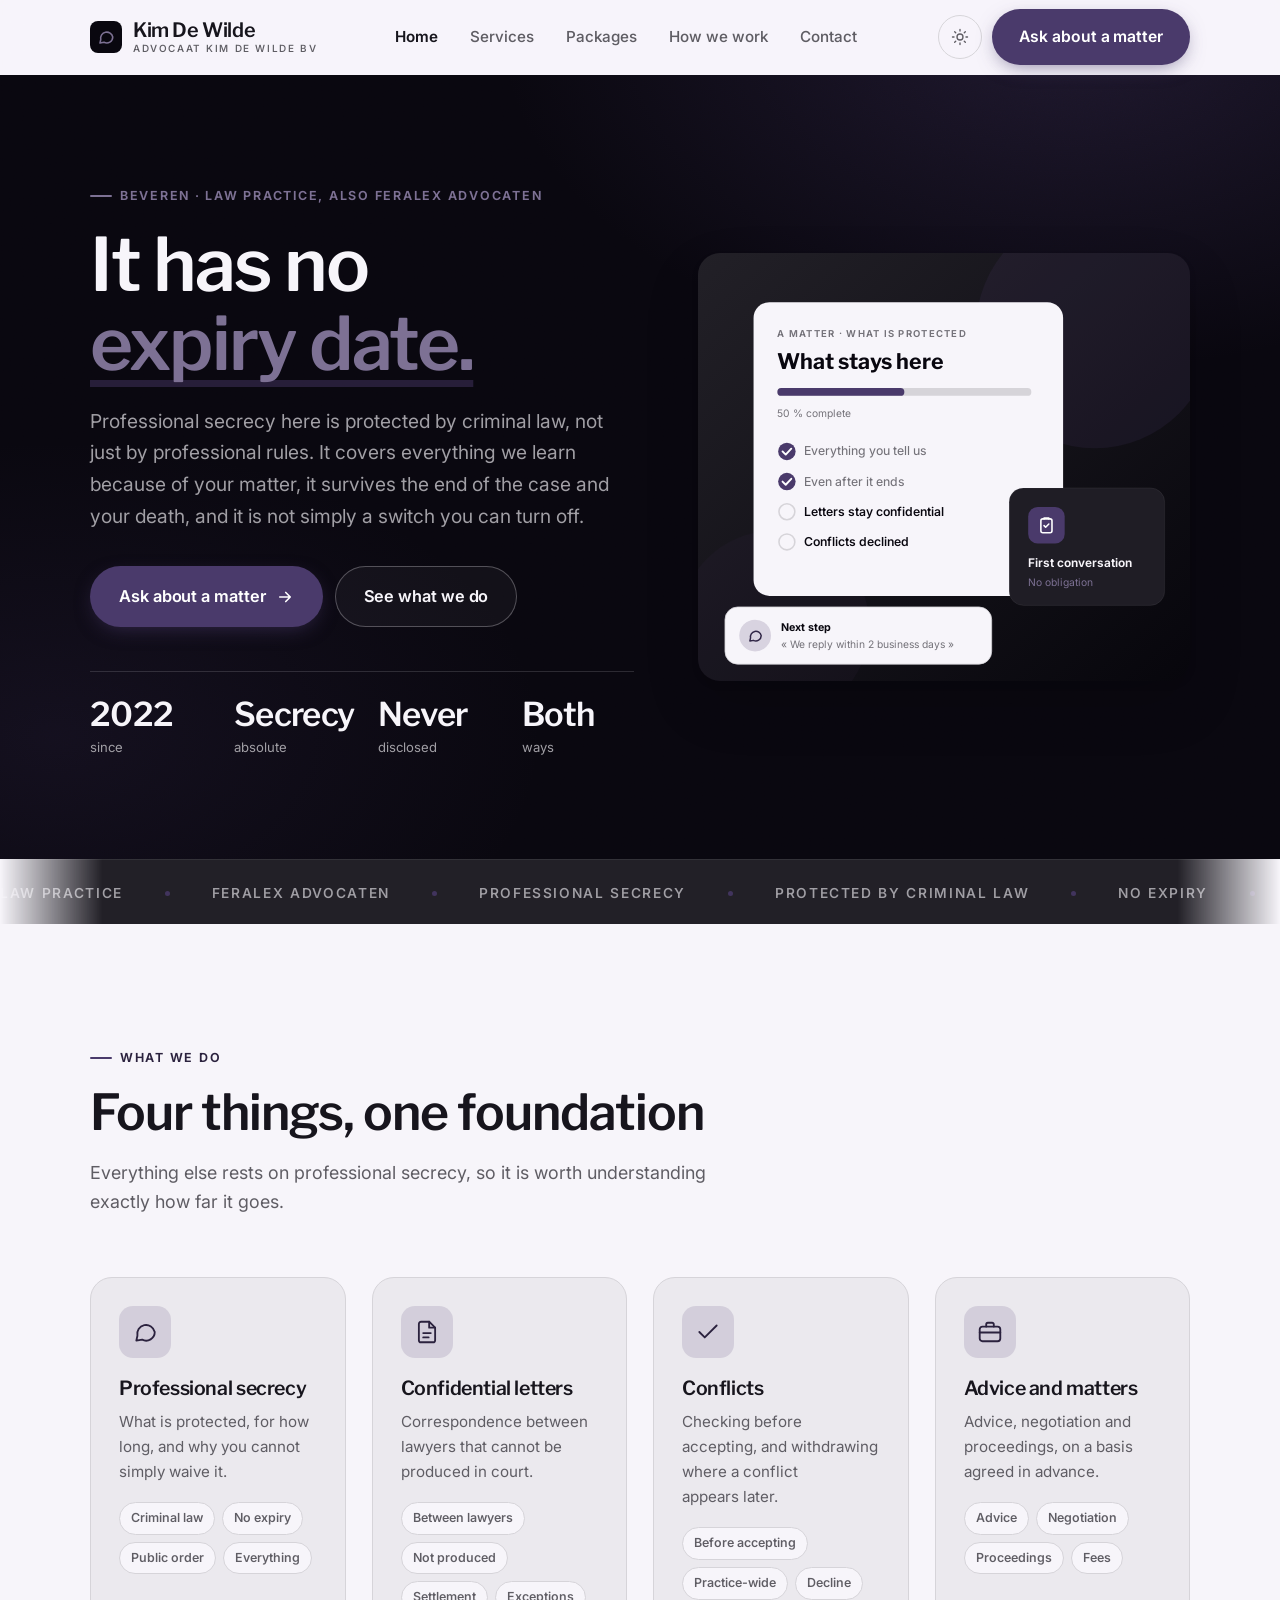
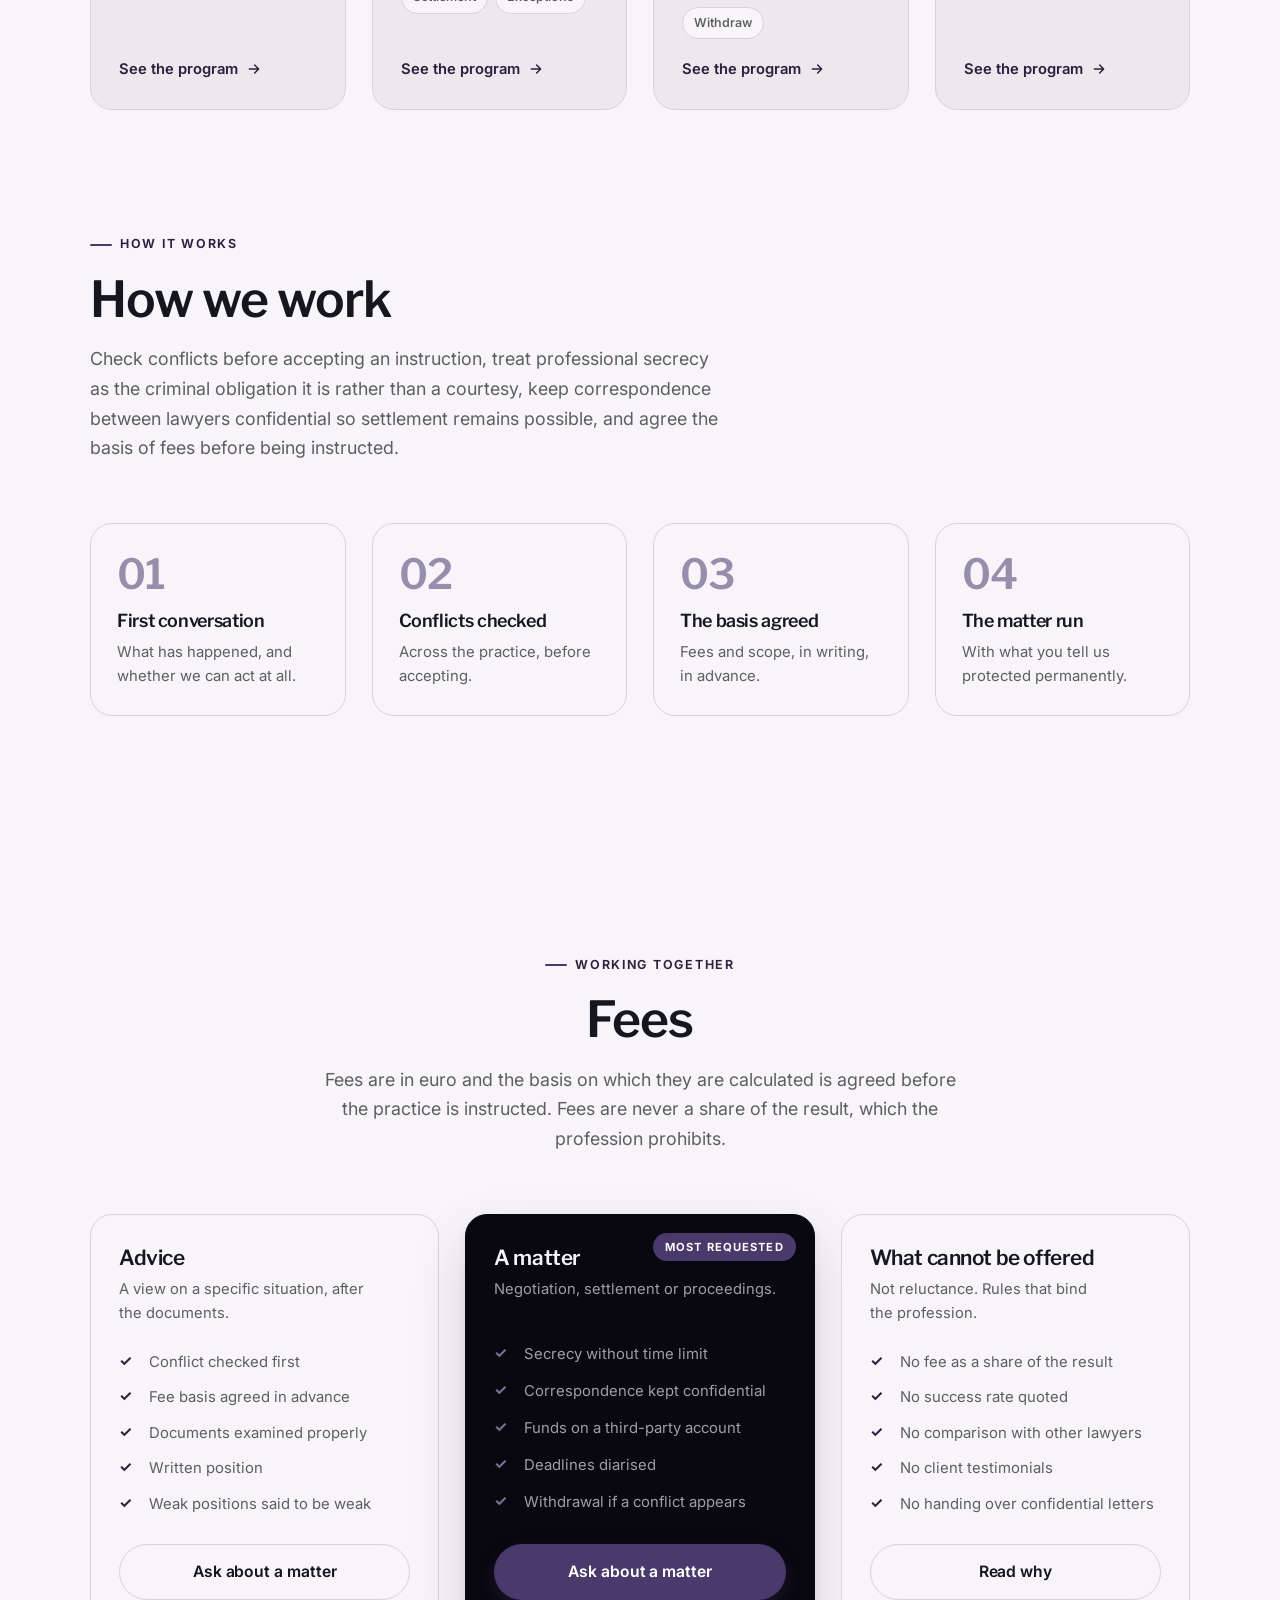
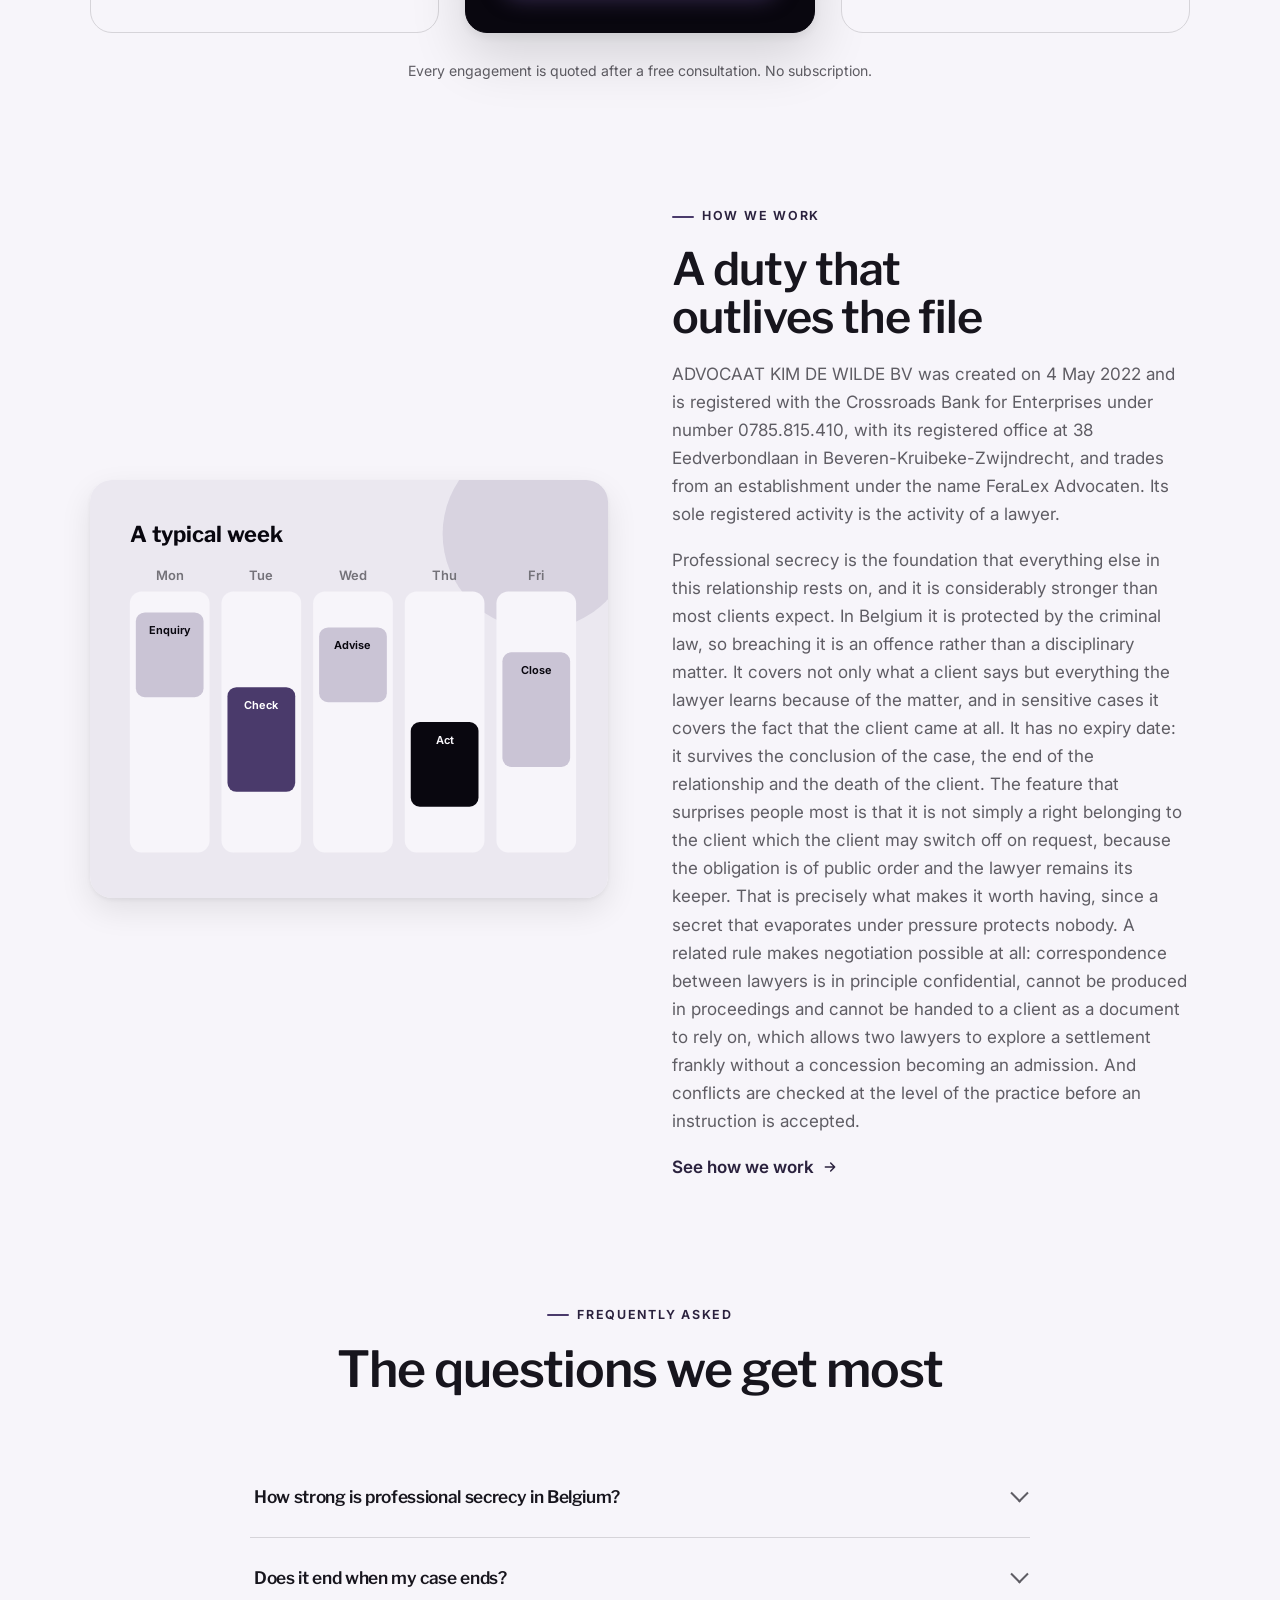
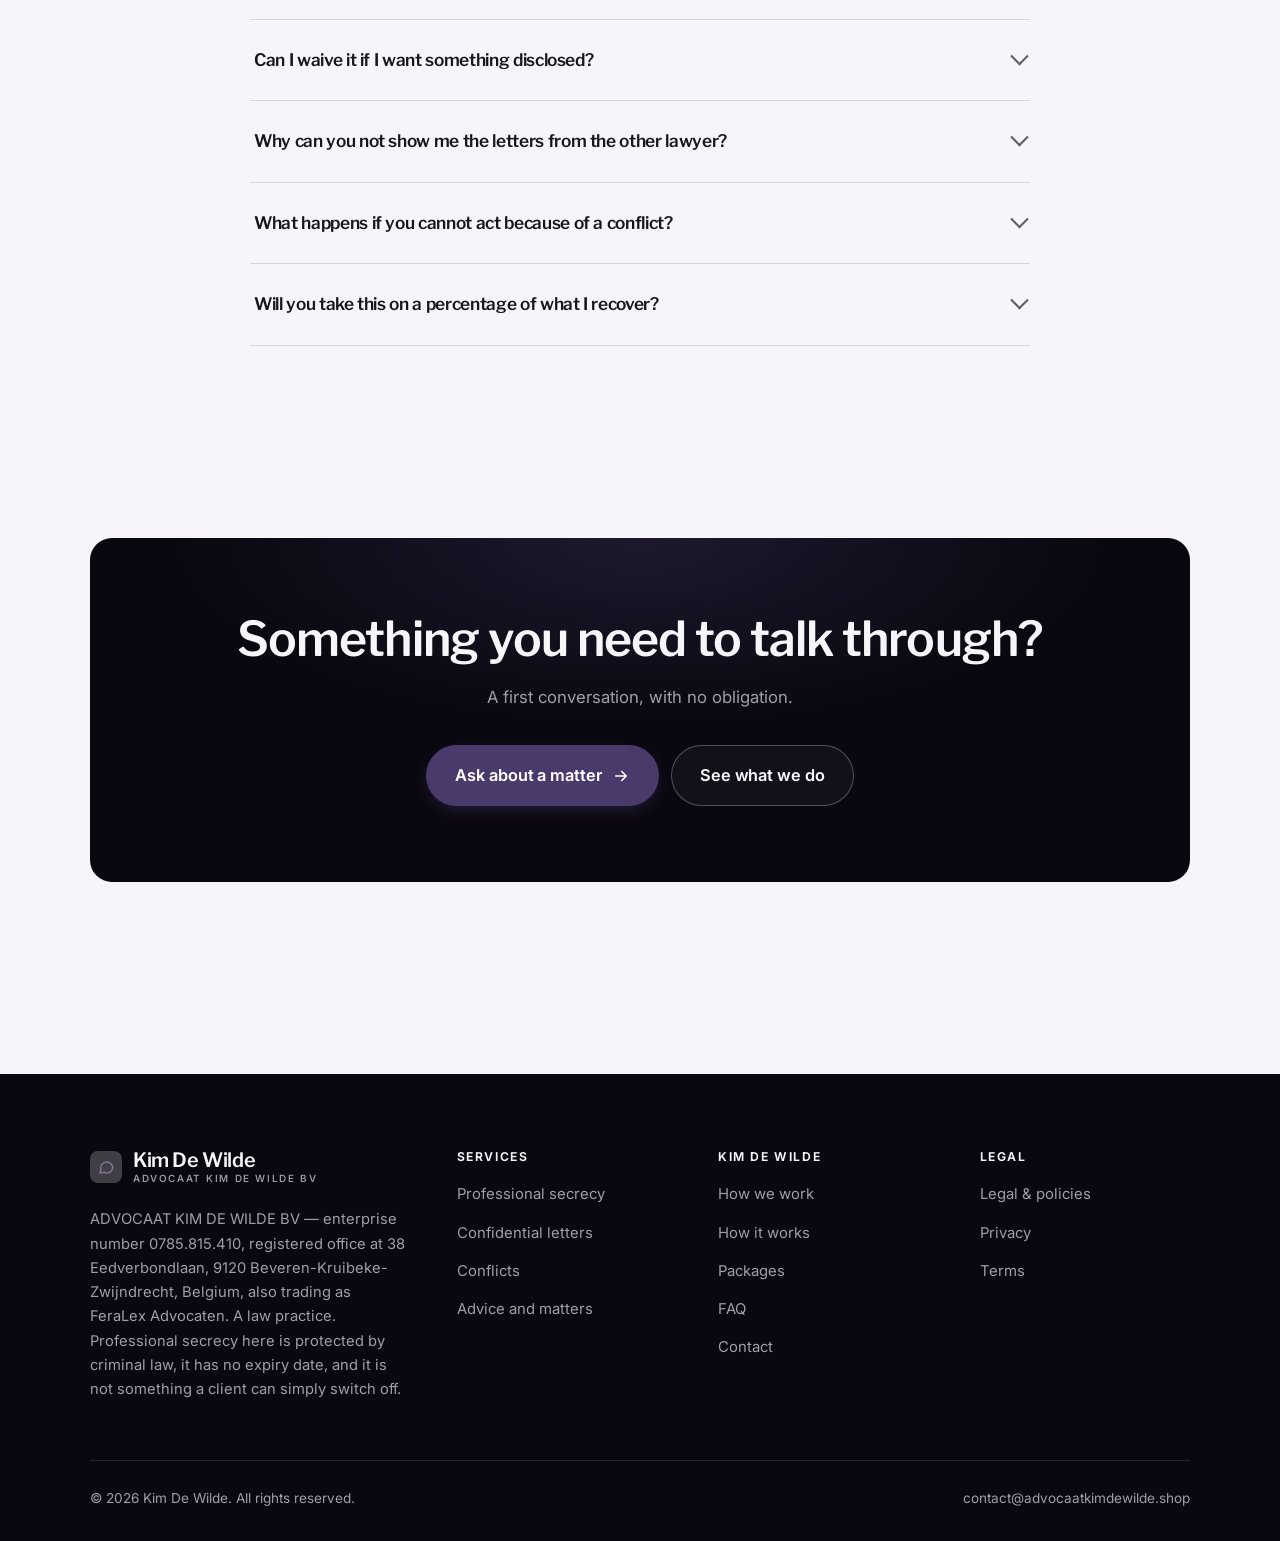
<file: index.html>
<!DOCTYPE html>
<html lang="en" class="no-js">
<head>
<meta charset="utf-8">
<meta name="viewport" content="width=device-width, initial-scale=1">
<title>ADVOCAAT KIM DE WILDE — law practice, Beveren</title>
<meta name="description" content="ADVOCAAT KIM DE WILDE BV, trading as FeraLex Advocaten, a law practice in Beveren since 2022. Professional secrecy, confidential correspondence and conflicts explained.">
<link rel="canonical" href="https://advocaatkimdewilde.shop/">

<meta property="og:type" content="website">
<meta property="og:url" content="https://advocaatkimdewilde.shop/">
<meta property="og:site_name" content="Kim De Wilde">
<meta property="og:locale" content="en_US">
<meta property="og:title" content="ADVOCAAT KIM DE WILDE — law practice, Beveren">
<meta property="og:description" content="ADVOCAAT KIM DE WILDE BV, trading as FeraLex Advocaten, a law practice in Beveren since 2022. Professional secrecy, confidential correspondence and conflicts explained.">
<meta name="theme-color" content="#09070f">

<link rel="icon" href="assets/img/favicon.svg" type="image/svg+xml">
<link rel="preconnect" href="https://fonts.googleapis.com">
<link rel="preconnect" href="https://fonts.gstatic.com" crossorigin>
<link rel="stylesheet" href="https://fonts.googleapis.com/css2?family=Libre+Franklin:wght@400..700&family=Inter:wght@400..700&display=swap">
<link rel="stylesheet" href="assets/css/style.css">

<!-- Thème appliqué avant le premier rendu (évite le flash) -->
<script>
document.documentElement.classList.remove('no-js');
(function(){try{var t=localStorage.getItem('site-theme');if(t){document.documentElement.setAttribute('data-theme',t);}}catch(e){}})();
</script>
<script type="application/ld+json">
{
  "@context": "https://schema.org",
  "@type": "Organization",
  "name": "Kim De Wilde",
  "url": "https://advocaatkimdewilde.shop/",
  "email": "contact@advocaatkimdewilde.shop",
  "description": "ADVOCAAT KIM DE WILDE BV, trading as FeraLex Advocaten, a law practice in Beveren since 2022. Professional secrecy, confidential correspondence and conflicts explained.",
  "areaServed": "US",
  "knowsLanguage": "en"
}
</script>
</head>

<body>
<a class="skip-link" href="#main">Skip to main content</a>

<header class="site-header">
  <nav class="wrap nav" aria-label="Main navigation">
    <a class="brand" href="index.html">
      <svg class="brand__mark" viewBox="0 0 64 64" aria-hidden="true">
        <rect class="bm-bg" width="64" height="64" rx="16"/>
        <g class="bm-ic" transform="translate(14 14) scale(1.5)" fill="none" stroke-width="2.1" stroke-linecap="round" stroke-linejoin="round"><path d="M21 12a8 8 0 0 1-11.6 7.1L4 20l1-4.6A8 8 0 1 1 21 12z"/></g>
      </svg>
      <span>Kim De Wilde<span class="brand__sub">ADVOCAAT KIM DE WILDE BV</span></span>
    </a>

    <ul class="nav__links" id="nav-links">
      <li><a href="index.html" aria-current="page">Home</a></li>
      <li><a href="programs.html">Services</a></li>
      <li><a href="index.html#pricing">Packages</a></li>
      <li><a href="about.html">How we work</a></li>
      <li><a href="contact.html">Contact</a></li>
      <li><a class="btn btn--primary" href="contact.html">Ask about a matter</a></li>
    </ul>

    <div class="nav__cta">
      <button class="theme-toggle" type="button" aria-label="Switch to dark theme">
        <svg class="icon-sun" viewBox="0 0 24 24" fill="none" stroke="currentColor" stroke-width="1.8" stroke-linecap="round" aria-hidden="true"><circle cx="12" cy="12" r="4"/><path d="M12 2v2m0 16v2M2 12h2m16 0h2M4.9 4.9l1.4 1.4m11.4 11.4 1.4 1.4M19.1 4.9l-1.4 1.4M6.3 17.7l-1.4 1.4"/></svg>
        <svg class="icon-moon" viewBox="0 0 24 24" fill="none" stroke="currentColor" stroke-width="1.8" stroke-linecap="round" stroke-linejoin="round" aria-hidden="true"><path d="M21 12.8A9 9 0 1 1 11.2 3a7 7 0 0 0 9.8 9.8z"/></svg>
      </button>
      <a class="btn btn--primary" href="contact.html">Ask about a matter</a>
      <button class="nav__toggle" type="button" aria-expanded="false" aria-controls="nav-links" aria-label="Open menu">
        <svg class="icon-open" viewBox="0 0 24 24" fill="none" stroke="currentColor" stroke-width="2" stroke-linecap="round" aria-hidden="true"><path d="M3 6h18M3 12h18M3 18h18"/></svg>
        <svg class="icon-close" viewBox="0 0 24 24" fill="none" stroke="currentColor" stroke-width="2" stroke-linecap="round" aria-hidden="true"><path d="M6 6l12 12M18 6L6 18"/></svg>
      </button>
    </div>
  </nav>
</header>

<main id="main">

<section class="hero">
  <div class="wrap hero__inner">
    <div>
      <span class="eyebrow hero__eyebrow">Beveren · Law practice, also FeraLex Advocaten</span>
      <h1>It has no<br> <em>expiry date.</em></h1>
      <p class="hero__lede">Professional secrecy here is protected by criminal law, not just by professional rules. It covers everything we learn because of your matter, it survives the end of the case and your death, and it is not simply a switch you can turn off.</p>

      <div class="hero__actions">
        <a class="btn btn--primary btn--lg" href="contact.html">Ask about a matter <svg viewBox="0 0 24 24" fill="none" stroke="currentColor" stroke-width="2.2" stroke-linecap="round" stroke-linejoin="round" aria-hidden="true"><path d="M5 12h14M13 6l6 6-6 6"/></svg></a>
        <a class="btn btn--on-dark btn--lg" href="programs.html">See what we do</a>
      </div>

      <ul class="hero__proof">
        <li><span class="stat__num">2022</span><span class="stat__label">since</span></li>
        <li><span class="stat__num">Secrecy</span><span class="stat__label">absolute</span></li>
        <li><span class="stat__num">Never</span><span class="stat__label">disclosed</span></li>
        <li><span class="stat__num">Both</span><span class="stat__label">ways</span></li>
      </ul>
    </div>

    <div class="hero__art">
      <svg viewBox="0 0 620 540" role="img" aria-label="What professional secrecy covers in a Belgian law practice, and for how long.">
        <defs>
          <linearGradient id="hbg" x1="0" y1="0" x2="1" y2="1">
            <stop offset="0" stop-color="#222027"/><stop offset="1" stop-color="#07060c"/>
          </linearGradient>
        </defs>
        <rect width="620" height="540" rx="22" fill="url(#hbg)"/>
        <circle cx="500" cy="96" r="150" fill="#4a3a6b" opacity=".16"/>
        <circle cx="96" cy="470" r="120" fill="#4a3a6b" opacity=".08"/>

        <g style="font-family: var(--font-body)">
          <!-- Carte programme -->
          <rect x="70" y="62" width="390" height="370" rx="20" fill="#f7f5fa"/>
          <text x="100" y="106" font-size="12" font-weight="650" letter-spacing="1.6" fill="#747279">A MATTER · WHAT IS PROTECTED</text>
          <text x="100" y="146" font-size="27" font-weight="700" fill="#09070f" style="font-family: var(--font-display)">What stays here</text>
          <rect x="100" y="170" width="320" height="10" rx="5" fill="#d6d4d9"/>
          <rect x="100" y="170" width="160" height="10" rx="5" fill="#4a3a6b"/>
          <text x="100" y="206" font-size="13" fill="#747279">50 % complete</text>
          <circle cx="112" cy="250" r="11" fill="#4a3a6b"/><path d="M106.5 250l4 4 7-7.5" fill="none" stroke="#ffffff" stroke-width="2.4" stroke-linecap="round" stroke-linejoin="round"/><text x="134" y="255" font-size="15.5" fill="#747279" font-weight="450">Everything you tell us</text>
          <circle cx="112" cy="288" r="11" fill="#4a3a6b"/><path d="M106.5 288l4 4 7-7.5" fill="none" stroke="#ffffff" stroke-width="2.4" stroke-linecap="round" stroke-linejoin="round"/><text x="134" y="293" font-size="15.5" fill="#747279" font-weight="450">Even after it ends</text>
          <circle cx="112" cy="326" r="10" fill="none" stroke="#d6d4d9" stroke-width="2"/><text x="134" y="331" font-size="15.5" fill="#09070f" font-weight="560">Letters stay confidential</text>
          <circle cx="112" cy="364" r="10" fill="none" stroke="#d6d4d9" stroke-width="2"/><text x="134" y="369" font-size="15.5" fill="#09070f" font-weight="560">Conflicts declined</text>

          <!-- Carte séance -->
          <rect x="392" y="296" width="196" height="148" rx="18" fill="#1f1d25" stroke="#ffffff" stroke-opacity=".08"/>
          <rect x="416" y="320" width="46" height="46" rx="12" fill="#4a3a6b"/>
          <g transform="translate(427 331)" fill="none" stroke="#ffffff" color="#ffffff" stroke-width="2" stroke-linecap="round" stroke-linejoin="round"><rect x="5" y="4" width="14" height="17.5" rx="2.5"/><path d="M9 4V3h6v1M9 12.5l2 2 4-4"/></g>
          <text x="416" y="396" font-size="15" font-weight="650" fill="#f7f5fa">First conversation</text>
          <text x="416" y="420" font-size="13" fill="#7d7194">No obligation</text>

          <!-- Retour du coach -->
          <rect x="34" y="446" width="336" height="72" rx="16" fill="#f7f5fa" stroke="#d6d4d9"/>
          <circle cx="72" cy="482" r="20" fill="#d8d3e0"/>
          <g transform="translate(62 472) scale(.84)" fill="none" stroke="#302646" stroke-width="2.2" stroke-linecap="round" stroke-linejoin="round"><path d="M21 12a8 8 0 0 1-11.6 7.1L4 20l1-4.6A8 8 0 1 1 21 12z"/></g>
          <text x="104" y="476" font-size="13.5" font-weight="700" fill="#09070f">Next step</text>
          <text x="104" y="498" font-size="13" fill="#747279">« We reply within 2 business days »</text>
        </g>
      </svg>
    </div>
  </div>
</section>

<div class="marquee" aria-hidden="true">
  <div class="marquee__track"><span>Law practice</span><span>FeraLex Advocaten</span><span>Professional secrecy</span><span>Protected by criminal law</span><span>No expiry</span><span>Confidential correspondence</span><span>Conflicts checked</span><span>Third-party account</span><span>Beveren</span><span>Since 2022</span><span>Law practice</span><span>FeraLex Advocaten</span><span>Professional secrecy</span><span>Protected by criminal law</span><span>No expiry</span><span>Confidential correspondence</span><span>Conflicts checked</span><span>Third-party account</span><span>Beveren</span><span>Since 2022</span></div>
</div>

<section class="section wrap" id="programs">
  <div class="section-head reveal">
    <span class="eyebrow">What we do</span>
    <h2>Four things, one foundation</h2>
    <p>Everything else rests on professional secrecy, so it is worth understanding exactly how far it goes.</p>
  </div>
  <div class="grid grid--4 reveal-group">
    <a class="card" href="programs.html#secrecy">
      <div class="card__icon"><svg viewBox="0 0 24 24" fill="none" stroke="currentColor" stroke-width="1.7" stroke-linecap="round" stroke-linejoin="round" aria-hidden="true"><path d="M21 12a8 8 0 0 1-11.6 7.1L4 20l1-4.6A8 8 0 1 1 21 12z"/></svg></div>
      <h3>Professional secrecy</h3>
      <p>What is protected, for how long, and why you cannot simply waive it.</p>
      <ul class="tags"><li>Criminal law</li><li>No expiry</li><li>Public order</li><li>Everything</li></ul>
      <span class="arrow-link">See the program <svg viewBox="0 0 24 24" fill="none" stroke="currentColor" stroke-width="2.2" stroke-linecap="round" stroke-linejoin="round" aria-hidden="true"><path d="M5 12h14M13 6l6 6-6 6"/></svg></span>
    </a>
    <a class="card" href="programs.html#correspondence">
      <div class="card__icon"><svg viewBox="0 0 24 24" fill="none" stroke="currentColor" stroke-width="1.7" stroke-linecap="round" stroke-linejoin="round" aria-hidden="true"><path d="M14 2.5H6.5A2 2 0 0 0 4.5 4.5v15a2 2 0 0 0 2 2h11a2 2 0 0 0 2-2V8z"/><path d="M14 2.5V8h5.5M8.5 13h7M8.5 17h5"/></svg></div>
      <h3>Confidential letters</h3>
      <p>Correspondence between lawyers that cannot be produced in court.</p>
      <ul class="tags"><li>Between lawyers</li><li>Not produced</li><li>Settlement</li><li>Exceptions</li></ul>
      <span class="arrow-link">See the program <svg viewBox="0 0 24 24" fill="none" stroke="currentColor" stroke-width="2.2" stroke-linecap="round" stroke-linejoin="round" aria-hidden="true"><path d="M5 12h14M13 6l6 6-6 6"/></svg></span>
    </a>
    <a class="card" href="programs.html#conflicts">
      <div class="card__icon"><svg viewBox="0 0 24 24" fill="none" stroke="currentColor" stroke-width="1.7" stroke-linecap="round" stroke-linejoin="round" aria-hidden="true"><path d="M20 6 9 17l-5-5"/></svg></div>
      <h3>Conflicts</h3>
      <p>Checking before accepting, and withdrawing where a conflict appears later.</p>
      <ul class="tags"><li>Before accepting</li><li>Practice-wide</li><li>Decline</li><li>Withdraw</li></ul>
      <span class="arrow-link">See the program <svg viewBox="0 0 24 24" fill="none" stroke="currentColor" stroke-width="2.2" stroke-linecap="round" stroke-linejoin="round" aria-hidden="true"><path d="M5 12h14M13 6l6 6-6 6"/></svg></span>
    </a>
    <a class="card" href="programs.html#matters">
      <div class="card__icon"><svg viewBox="0 0 24 24" fill="none" stroke="currentColor" stroke-width="1.7" stroke-linecap="round" stroke-linejoin="round" aria-hidden="true"><rect x="2.5" y="7" width="19" height="13.5" rx="2.5"/><path d="M8.5 7V5a1.5 1.5 0 0 1 1.5-1.5h4A1.5 1.5 0 0 1 15.5 5v2M2.5 12.5h19"/></svg></div>
      <h3>Advice and matters</h3>
      <p>Advice, negotiation and proceedings, on a basis agreed in advance.</p>
      <ul class="tags"><li>Advice</li><li>Negotiation</li><li>Proceedings</li><li>Fees</li></ul>
      <span class="arrow-link">See the program <svg viewBox="0 0 24 24" fill="none" stroke="currentColor" stroke-width="2.2" stroke-linecap="round" stroke-linejoin="round" aria-hidden="true"><path d="M5 12h14M13 6l6 6-6 6"/></svg></span>
    </a>
  </div>
</section>

<section class="section section--flush wrap" id="how-it-works">
  <div class="section-head reveal">
    <span class="eyebrow">How it works</span>
    <h2>How we work</h2>
    <p>Check conflicts before accepting an instruction, treat professional secrecy as the criminal obligation it is rather than a courtesy, keep correspondence between lawyers confidential so settlement remains possible, and agree the basis of fees before being instructed.</p>
  </div>
  <div class="grid grid--4 steps reveal-group">
    <article class="step">
      <h3>First conversation</h3>
      <p>What has happened, and whether we can act at all.</p>
    </article>
    <article class="step">
      <h3>Conflicts checked</h3>
      <p>Across the practice, before accepting.</p>
    </article>
    <article class="step">
      <h3>The basis agreed</h3>
      <p>Fees and scope, in writing, in advance.</p>
    </article>
    <article class="step">
      <h3>The matter run</h3>
      <p>With what you tell us protected permanently.</p>
    </article>
  </div>
</section>

<section class="section wrap" id="pricing">
  <div class="section-head section-head--center reveal">
    <span class="eyebrow">Working together</span>
    <h2>Fees</h2>
    <p>Fees are in euro and the basis on which they are calculated is agreed before the practice is instructed. Fees are never a share of the result, which the profession prohibits.</p>
  </div>
  <div class="grid grid--3 plans reveal-group">
    <article class="plan">
      
      <h3>Advice</h3>
      <p class="plan__desc">A view on a specific situation, after the documents.</p>
      
      <ul class="plan__features">
        <li>Conflict checked first</li>
        <li>Fee basis agreed in advance</li>
        <li>Documents examined properly</li>
        <li>Written position</li>
        <li>Weak positions said to be weak</li>
      </ul>
      <a class="btn btn--ghost btn--block" href="contact.html">Ask about a matter</a>
    </article>
    <article class="plan plan--featured">
      <span class="plan__tag">Most requested</span>
      <h3>A matter</h3>
      <p class="plan__desc">Negotiation, settlement or proceedings.</p>
      
      <ul class="plan__features">
        <li>Secrecy without time limit</li>
        <li>Correspondence kept confidential</li>
        <li>Funds on a third-party account</li>
        <li>Deadlines diarised</li>
        <li>Withdrawal if a conflict appears</li>
      </ul>
      <a class="btn btn--primary btn--block" href="contact.html">Ask about a matter</a>
    </article>
    <article class="plan">
      
      <h3>What cannot be offered</h3>
      <p class="plan__desc">Not reluctance. Rules that bind the profession.</p>
      
      <ul class="plan__features">
        <li>No fee as a share of the result</li>
        <li>No success rate quoted</li>
        <li>No comparison with other lawyers</li>
        <li>No client testimonials</li>
        <li>No handing over confidential letters</li>
      </ul>
      <a class="btn btn--ghost btn--block" href="contact.html">Read why</a>
    </article>
  </div>
  <p class="plans-note">Every engagement is quoted after a free consultation. No subscription.</p>
</section>

<section class="section section--flush wrap">
  <div class="split reveal">
    <div class="split__art">
      <svg viewBox="0 0 520 420" role="img" aria-label="Example of a typical week: Enquiry, Check, Advise, Act, Close.">
        <rect width="520" height="420" rx="20" fill="#ebe8f0"/>
        <circle cx="450" cy="54" r="96" fill="#4a3a6b" opacity=".12"/>
        <g style="font-family: var(--font-body)">
        <text x="40" y="62" font-size="22" font-weight="700" fill="#09070f" style="font-family: var(--font-display)">A typical week</text>
        <text x="80" y="100" text-anchor="middle" font-size="13" font-weight="600" fill="#747279">Mon</text>
        <rect x="40" y="112" width="80" height="262" rx="12" fill="#f7f5fa"/>
        <rect x="46" y="133" width="68" height="85" rx="9" fill="#cac4d5"/>
        <text x="80" y="155" text-anchor="middle" font-size="11" font-weight="650" fill="#09070f">Enquiry</text>
        <text x="172" y="100" text-anchor="middle" font-size="13" font-weight="600" fill="#747279">Tue</text>
        <rect x="132" y="112" width="80" height="262" rx="12" fill="#f7f5fa"/>
        <rect x="138" y="208" width="68" height="105" rx="9" fill="#4a3a6b"/>
        <text x="172" y="230" text-anchor="middle" font-size="11" font-weight="650" fill="#ffffff">Check</text>
        <text x="264" y="100" text-anchor="middle" font-size="13" font-weight="600" fill="#747279">Wed</text>
        <rect x="224" y="112" width="80" height="262" rx="12" fill="#f7f5fa"/>
        <rect x="230" y="148" width="68" height="75" rx="9" fill="#cac4d5"/>
        <text x="264" y="170" text-anchor="middle" font-size="11" font-weight="650" fill="#09070f">Advise</text>
        <text x="356" y="100" text-anchor="middle" font-size="13" font-weight="600" fill="#747279">Thu</text>
        <rect x="316" y="112" width="80" height="262" rx="12" fill="#f7f5fa"/>
        <rect x="322" y="243" width="68" height="85" rx="9" fill="#09070f"/>
        <text x="356" y="265" text-anchor="middle" font-size="11" font-weight="650" fill="#f7f5fa">Act</text>
        <text x="448" y="100" text-anchor="middle" font-size="13" font-weight="600" fill="#747279">Fri</text>
        <rect x="408" y="112" width="80" height="262" rx="12" fill="#f7f5fa"/>
        <rect x="414" y="173" width="68" height="115" rx="9" fill="#cac4d5"/>
        <text x="448" y="195" text-anchor="middle" font-size="11" font-weight="650" fill="#09070f">Close</text>
        </g>
      </svg>
    </div>
    <div>
      <span class="eyebrow">How we work</span>
      <h2>A duty that outlives the file</h2>
      <p>ADVOCAAT KIM DE WILDE BV was created on 4 May 2022 and is registered with the Crossroads Bank for Enterprises under number 0785.815.410, with its registered office at 38 Eedverbondlaan in Beveren-Kruibeke-Zwijndrecht, and trades from an establishment under the name FeraLex Advocaten. Its sole registered activity is the activity of a lawyer.</p>
      <p>Professional secrecy is the foundation that everything else in this relationship rests on, and it is considerably stronger than most clients expect. In Belgium it is protected by the criminal law, so breaching it is an offence rather than a disciplinary matter. It covers not only what a client says but everything the lawyer learns because of the matter, and in sensitive cases it covers the fact that the client came at all. It has no expiry date: it survives the conclusion of the case, the end of the relationship and the death of the client. The feature that surprises people most is that it is not simply a right belonging to the client which the client may switch off on request, because the obligation is of public order and the lawyer remains its keeper. That is precisely what makes it worth having, since a secret that evaporates under pressure protects nobody. A related rule makes negotiation possible at all: correspondence between lawyers is in principle confidential, cannot be produced in proceedings and cannot be handed to a client as a document to rely on, which allows two lawyers to explore a settlement frankly without a concession becoming an admission. And conflicts are checked at the level of the practice before an instruction is accepted.</p>
      <p><a class="arrow-link" href="about.html">See how we work <svg viewBox="0 0 24 24" fill="none" stroke="currentColor" stroke-width="2.2" stroke-linecap="round" stroke-linejoin="round" aria-hidden="true"><path d="M5 12h14M13 6l6 6-6 6"/></svg></a></p>
    </div>
  </div>
</section>

<section class="section section--flush wrap" id="faq">
  <div class="section-head section-head--center reveal">
    <span class="eyebrow">Frequently asked</span>
    <h2>The questions we get most</h2>
  </div>
  <div class="faq reveal">
    <details>
      <summary>How strong is professional secrecy in Belgium?</summary>
      <p>Stronger than most people assume. It is protected by the criminal law, so breaching it is an offence and not merely a professional failing. It covers everything you tell us and everything we learn because of the matter, and where the fact of consulting a lawyer is itself sensitive, it covers that too. There is no category of information that is somehow outside it because it seems unimportant.</p>
    </details>
    <details>
      <summary>Does it end when my case ends?</summary>
      <p>No. It is not limited in time. It survives the conclusion of the matter, the end of the professional relationship and the death of the client. That permanence is deliberate: a duty that lapsed after a few years would be worth very little to anyone deciding today whether to speak freely about something difficult.</p>
    </details>
    <details>
      <summary>Can I waive it if I want something disclosed?</summary>
      <p>Not as simply as people expect, and this is the point that surprises clients most. The obligation is of public order and the lawyer remains its keeper, so a request from a client to disclose is assessed rather than treated as automatic authorisation. It feels restrictive until you consider the alternative: a secrecy that a client can switch off is a secrecy that a client can be pressured into switching off.</p>
    </details>
    <details>
      <summary>Why can you not show me the letters from the other lawyer?</summary>
      <p>Because correspondence between lawyers is in principle confidential. It cannot be produced in legal proceedings and cannot be handed to a client as a document to rely on, subject to the limited categories the rules treat as official. That rule is what allows two lawyers to explore a settlement honestly, since neither has to worry that an exploratory concession will reappear as an admission. We will tell you the substance of what is being discussed.</p>
    </details>
    <details>
      <summary>What happens if you cannot act because of a conflict?</summary>
      <p>We tell you early and you go elsewhere. A lawyer cannot act for parties whose interests conflict, and the test applies across the practice rather than to an individual, which is why the check happens before an instruction is accepted rather than after documents have changed hands. Being turned away at the first conversation is a much better outcome than discovering months later that your lawyer should never have been acting.</p>
    </details>
    <details>
      <summary>Will you take this on a percentage of what I recover?</summary>
      <p>No, and no lawyer in Belgium may. An agreement providing solely for a share of the proceeds of a case is prohibited for the profession, so it is not something being withheld from you. What you get instead is the basis of the fees explained before the practice is instructed, and an honest view of whether a matter is worth pursuing, which is the more useful of the two.</p>
    </details>
  </div>
</section>

<section class="wrap section--tight">
  <div class="cta-band reveal">
    <h2>Something you need to talk through?</h2>
    <p>A first conversation, with no obligation.</p>
    <div class="hero__actions">
      <a class="btn btn--primary btn--lg" href="contact.html">Ask about a matter <svg viewBox="0 0 24 24" fill="none" stroke="currentColor" stroke-width="2.2" stroke-linecap="round" stroke-linejoin="round" aria-hidden="true"><path d="M5 12h14M13 6l6 6-6 6"/></svg></a>
      <a class="btn btn--on-dark btn--lg" href="programs.html">See what we do</a>
    </div>
  </div>
</section>

</main>

<footer class="site-footer">
  <div class="wrap">
    <div class="footer__grid">
      <div class="footer__brand">
        <a class="brand" href="index.html">
          <svg class="brand__mark" viewBox="0 0 64 64" aria-hidden="true">
        <rect class="bm-bg" width="64" height="64" rx="16"/>
        <g class="bm-ic" transform="translate(14 14) scale(1.5)" fill="none" stroke-width="2.1" stroke-linecap="round" stroke-linejoin="round"><path d="M21 12a8 8 0 0 1-11.6 7.1L4 20l1-4.6A8 8 0 1 1 21 12z"/></g>
      </svg>
          <span>Kim De Wilde<span class="brand__sub">ADVOCAAT KIM DE WILDE BV</span></span>
        </a>
        <p>ADVOCAAT KIM DE WILDE BV — enterprise number 0785.815.410, registered office at 38 Eedverbondlaan, 9120 Beveren-Kruibeke-Zwijndrecht, Belgium, also trading as FeraLex Advocaten. A law practice. Professional secrecy here is protected by criminal law, it has no expiry date, and it is not something a client can simply switch off.</p>
      </div>

      <div class="footer__col">
        <h4>Services</h4>
        <ul>
          <li><a href="programs.html#secrecy">Professional secrecy</a></li>
          <li><a href="programs.html#correspondence">Confidential letters</a></li>
          <li><a href="programs.html#conflicts">Conflicts</a></li>
          <li><a href="programs.html#matters">Advice and matters</a></li>
        </ul>
      </div>

      <div class="footer__col">
        <h4>Kim De Wilde</h4>
        <ul>
          <li><a href="about.html">How we work</a></li>
          <li><a href="index.html#how-it-works">How it works</a></li>
          <li><a href="index.html#pricing">Packages</a></li>
          <li><a href="index.html#faq">FAQ</a></li>
          <li><a href="contact.html">Contact</a></li>
        </ul>
      </div>

      <div class="footer__col">
        <h4>Legal</h4>
        <ul>
          <li><a href="legal.html">Legal &amp; policies</a></li>
          <li><a href="legal.html#privacy">Privacy</a></li>
          <li><a href="legal.html#terms">Terms</a></li>
        </ul>
      </div>
    </div>

    <div class="footer__bottom">
      <p>© <span data-year>2026</span> Kim De Wilde. All rights reserved.</p>
      <p><a href="mailto:contact@advocaatkimdewilde.shop">contact@advocaatkimdewilde.shop</a></p>
    </div>
  </div>
</footer>

<script src="assets/js/main.js" defer></script>
</body>
</html>
</file>
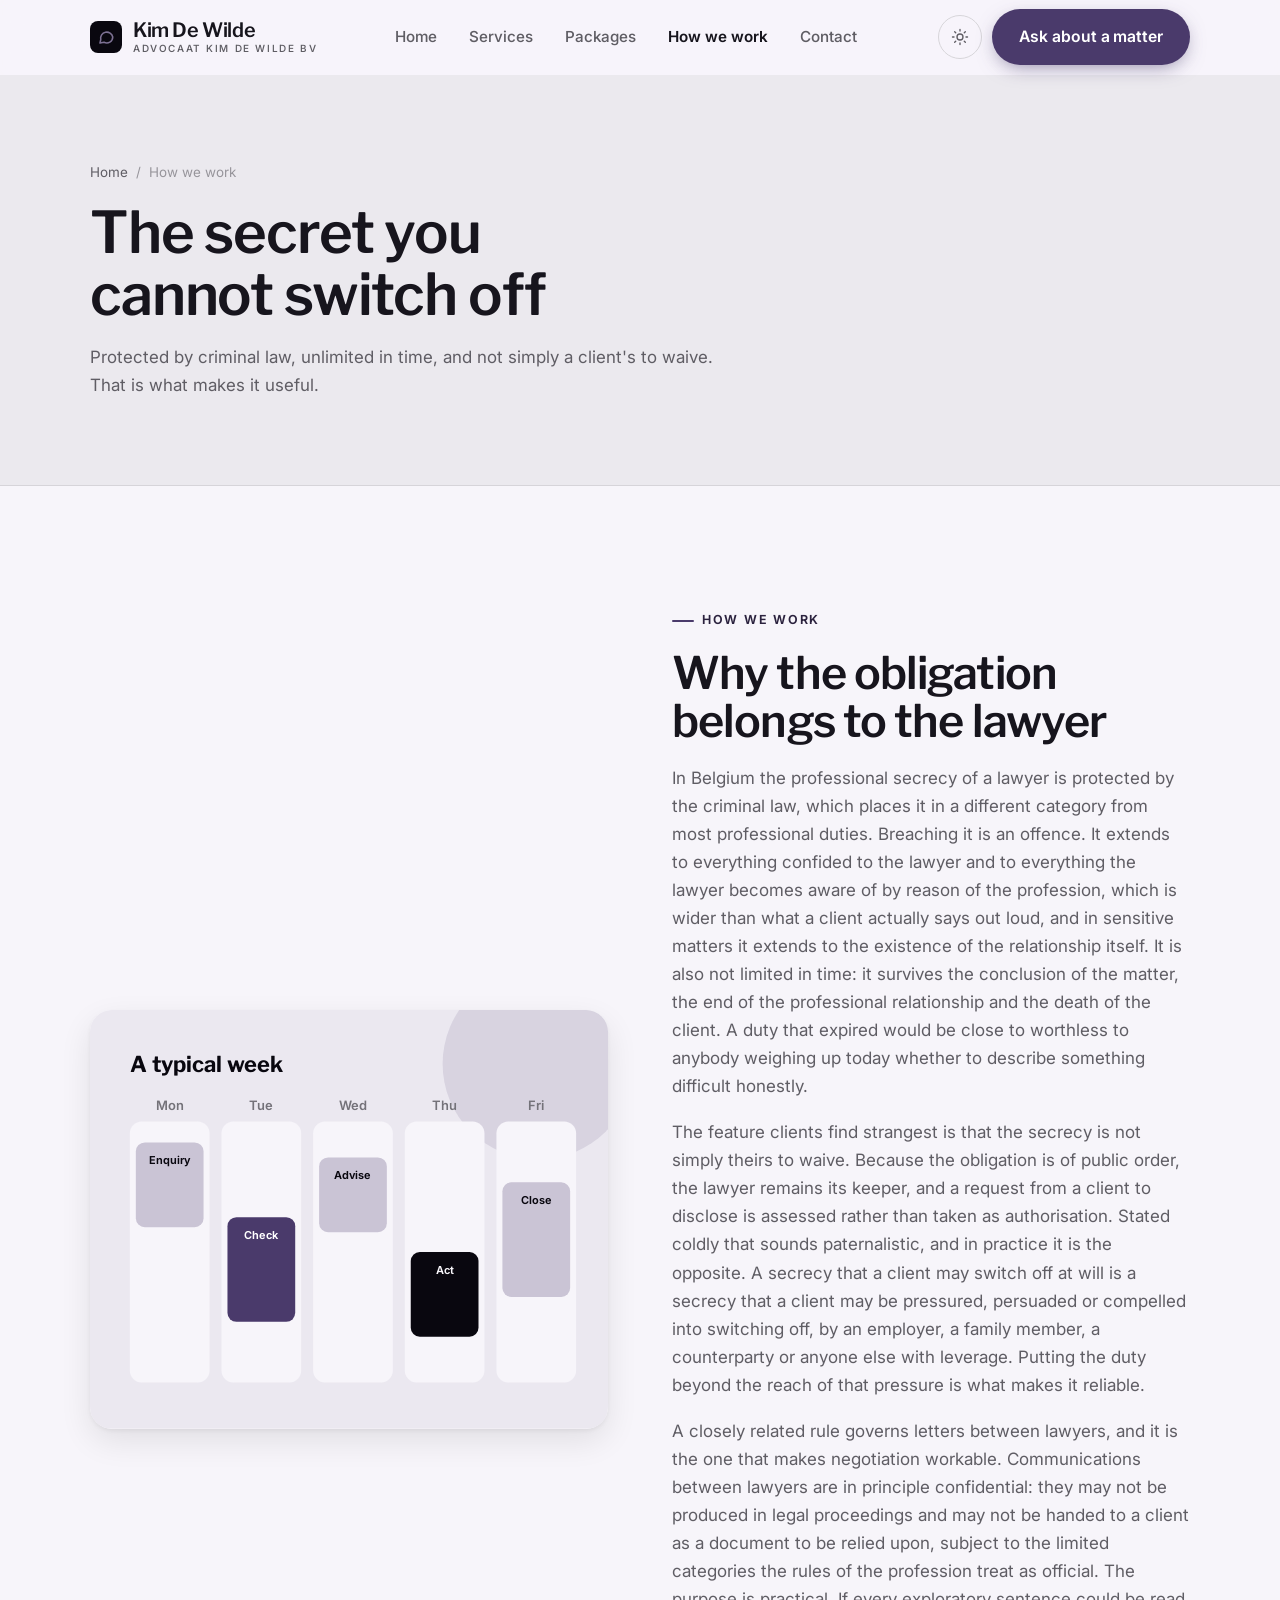
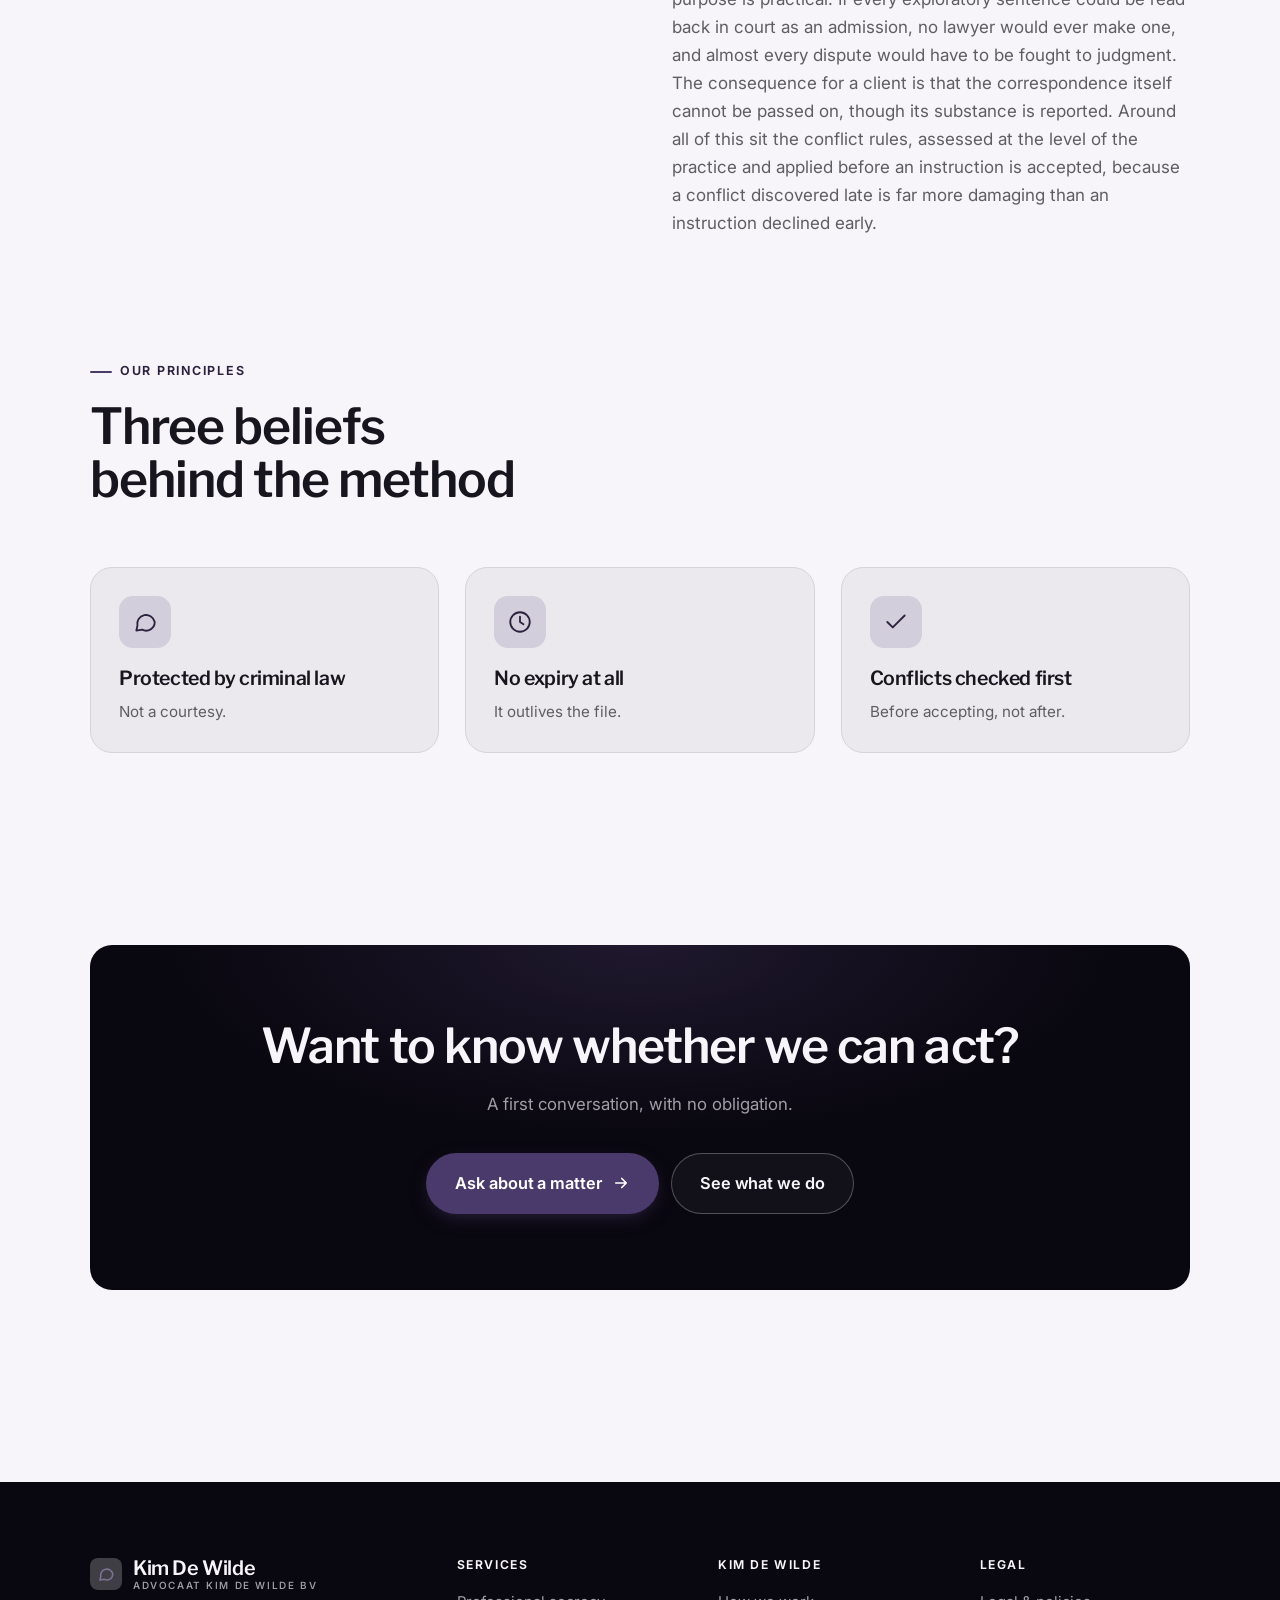
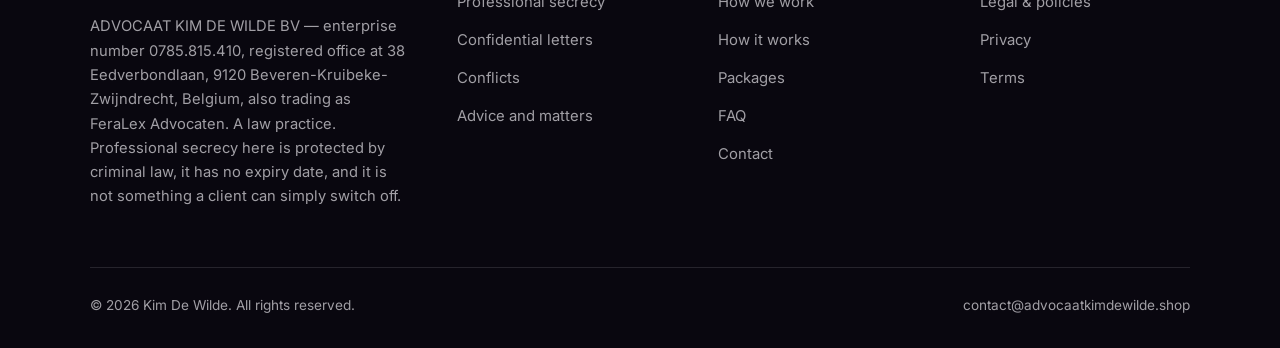
<file: about.html>
<!DOCTYPE html>
<html lang="en" class="no-js">
<head>
<meta charset="utf-8">
<meta name="viewport" content="width=device-width, initial-scale=1">
<title>How we work — Kim De Wilde</title>
<meta name="description" content="About ADVOCAAT KIM DE WILDE BV, trading as FeraLex Advocaten, a law practice in Beveren, East Flanders, since 2022.">
<link rel="canonical" href="https://advocaatkimdewilde.shop/about.html">

<meta property="og:type" content="website">
<meta property="og:url" content="https://advocaatkimdewilde.shop/about.html">
<meta property="og:site_name" content="Kim De Wilde">
<meta property="og:locale" content="en_US">
<meta property="og:title" content="How we work — Kim De Wilde">
<meta property="og:description" content="About ADVOCAAT KIM DE WILDE BV, trading as FeraLex Advocaten, a law practice in Beveren, East Flanders, since 2022.">
<meta name="theme-color" content="#09070f">

<link rel="icon" href="assets/img/favicon.svg" type="image/svg+xml">
<link rel="preconnect" href="https://fonts.googleapis.com">
<link rel="preconnect" href="https://fonts.gstatic.com" crossorigin>
<link rel="stylesheet" href="https://fonts.googleapis.com/css2?family=Libre+Franklin:wght@400..700&family=Inter:wght@400..700&display=swap">
<link rel="stylesheet" href="assets/css/style.css">

<!-- Thème appliqué avant le premier rendu (évite le flash) -->
<script>
document.documentElement.classList.remove('no-js');
(function(){try{var t=localStorage.getItem('site-theme');if(t){document.documentElement.setAttribute('data-theme',t);}}catch(e){}})();
</script>
</head>

<body>
<a class="skip-link" href="#main">Skip to main content</a>

<header class="site-header">
  <nav class="wrap nav" aria-label="Main navigation">
    <a class="brand" href="index.html">
      <svg class="brand__mark" viewBox="0 0 64 64" aria-hidden="true">
        <rect class="bm-bg" width="64" height="64" rx="16"/>
        <g class="bm-ic" transform="translate(14 14) scale(1.5)" fill="none" stroke-width="2.1" stroke-linecap="round" stroke-linejoin="round"><path d="M21 12a8 8 0 0 1-11.6 7.1L4 20l1-4.6A8 8 0 1 1 21 12z"/></g>
      </svg>
      <span>Kim De Wilde<span class="brand__sub">ADVOCAAT KIM DE WILDE BV</span></span>
    </a>

    <ul class="nav__links" id="nav-links">
      <li><a href="index.html">Home</a></li>
      <li><a href="programs.html">Services</a></li>
      <li><a href="index.html#pricing">Packages</a></li>
      <li><a href="about.html" aria-current="page">How we work</a></li>
      <li><a href="contact.html">Contact</a></li>
      <li><a class="btn btn--primary" href="contact.html">Ask about a matter</a></li>
    </ul>

    <div class="nav__cta">
      <button class="theme-toggle" type="button" aria-label="Switch to dark theme">
        <svg class="icon-sun" viewBox="0 0 24 24" fill="none" stroke="currentColor" stroke-width="1.8" stroke-linecap="round" aria-hidden="true"><circle cx="12" cy="12" r="4"/><path d="M12 2v2m0 16v2M2 12h2m16 0h2M4.9 4.9l1.4 1.4m11.4 11.4 1.4 1.4M19.1 4.9l-1.4 1.4M6.3 17.7l-1.4 1.4"/></svg>
        <svg class="icon-moon" viewBox="0 0 24 24" fill="none" stroke="currentColor" stroke-width="1.8" stroke-linecap="round" stroke-linejoin="round" aria-hidden="true"><path d="M21 12.8A9 9 0 1 1 11.2 3a7 7 0 0 0 9.8 9.8z"/></svg>
      </button>
      <a class="btn btn--primary" href="contact.html">Ask about a matter</a>
      <button class="nav__toggle" type="button" aria-expanded="false" aria-controls="nav-links" aria-label="Open menu">
        <svg class="icon-open" viewBox="0 0 24 24" fill="none" stroke="currentColor" stroke-width="2" stroke-linecap="round" aria-hidden="true"><path d="M3 6h18M3 12h18M3 18h18"/></svg>
        <svg class="icon-close" viewBox="0 0 24 24" fill="none" stroke="currentColor" stroke-width="2" stroke-linecap="round" aria-hidden="true"><path d="M6 6l12 12M18 6L6 18"/></svg>
      </button>
    </div>
  </nav>
</header>

<main id="main">

<section class="page-head">
  <div class="wrap">
    <nav class="breadcrumb" aria-label="Breadcrumb">
      <a href="index.html">Home</a><span>/</span><span aria-current="page">How we work</span>
    </nav>
    <h1>The secret you cannot switch off</h1>
    <p>Protected by criminal law, unlimited in time, and not simply a client's to waive. That is what makes it useful.</p>
  </div>
</section>

<section class="section wrap">
  <div class="split reveal">
    <div class="split__art">
      <svg viewBox="0 0 520 420" role="img" aria-label="Example of a typical week: Enquiry, Check, Advise, Act, Close.">
        <rect width="520" height="420" rx="20" fill="#ebe8f0"/>
        <circle cx="450" cy="54" r="96" fill="#4a3a6b" opacity=".12"/>
        <g style="font-family: var(--font-body)">
        <text x="40" y="62" font-size="22" font-weight="700" fill="#09070f" style="font-family: var(--font-display)">A typical week</text>
        <text x="80" y="100" text-anchor="middle" font-size="13" font-weight="600" fill="#747279">Mon</text>
        <rect x="40" y="112" width="80" height="262" rx="12" fill="#f7f5fa"/>
        <rect x="46" y="133" width="68" height="85" rx="9" fill="#cac4d5"/>
        <text x="80" y="155" text-anchor="middle" font-size="11" font-weight="650" fill="#09070f">Enquiry</text>
        <text x="172" y="100" text-anchor="middle" font-size="13" font-weight="600" fill="#747279">Tue</text>
        <rect x="132" y="112" width="80" height="262" rx="12" fill="#f7f5fa"/>
        <rect x="138" y="208" width="68" height="105" rx="9" fill="#4a3a6b"/>
        <text x="172" y="230" text-anchor="middle" font-size="11" font-weight="650" fill="#ffffff">Check</text>
        <text x="264" y="100" text-anchor="middle" font-size="13" font-weight="600" fill="#747279">Wed</text>
        <rect x="224" y="112" width="80" height="262" rx="12" fill="#f7f5fa"/>
        <rect x="230" y="148" width="68" height="75" rx="9" fill="#cac4d5"/>
        <text x="264" y="170" text-anchor="middle" font-size="11" font-weight="650" fill="#09070f">Advise</text>
        <text x="356" y="100" text-anchor="middle" font-size="13" font-weight="600" fill="#747279">Thu</text>
        <rect x="316" y="112" width="80" height="262" rx="12" fill="#f7f5fa"/>
        <rect x="322" y="243" width="68" height="85" rx="9" fill="#09070f"/>
        <text x="356" y="265" text-anchor="middle" font-size="11" font-weight="650" fill="#f7f5fa">Act</text>
        <text x="448" y="100" text-anchor="middle" font-size="13" font-weight="600" fill="#747279">Fri</text>
        <rect x="408" y="112" width="80" height="262" rx="12" fill="#f7f5fa"/>
        <rect x="414" y="173" width="68" height="115" rx="9" fill="#cac4d5"/>
        <text x="448" y="195" text-anchor="middle" font-size="11" font-weight="650" fill="#09070f">Close</text>
        </g>
      </svg>
    </div>
    <div>
      <span class="eyebrow">How we work</span>
      <h2>Why the obligation belongs to the lawyer</h2>
      <p>In Belgium the professional secrecy of a lawyer is protected by the criminal law, which places it in a different category from most professional duties. Breaching it is an offence. It extends to everything confided to the lawyer and to everything the lawyer becomes aware of by reason of the profession, which is wider than what a client actually says out loud, and in sensitive matters it extends to the existence of the relationship itself. It is also not limited in time: it survives the conclusion of the matter, the end of the professional relationship and the death of the client. A duty that expired would be close to worthless to anybody weighing up today whether to describe something difficult honestly.</p>
      <p>The feature clients find strangest is that the secrecy is not simply theirs to waive. Because the obligation is of public order, the lawyer remains its keeper, and a request from a client to disclose is assessed rather than taken as authorisation. Stated coldly that sounds paternalistic, and in practice it is the opposite. A secrecy that a client may switch off at will is a secrecy that a client may be pressured, persuaded or compelled into switching off, by an employer, a family member, a counterparty or anyone else with leverage. Putting the duty beyond the reach of that pressure is what makes it reliable.</p>
      <p>A closely related rule governs letters between lawyers, and it is the one that makes negotiation workable. Communications between lawyers are in principle confidential: they may not be produced in legal proceedings and may not be handed to a client as a document to be relied upon, subject to the limited categories the rules of the profession treat as official. The purpose is practical. If every exploratory sentence could be read back in court as an admission, no lawyer would ever make one, and almost every dispute would have to be fought to judgment. The consequence for a client is that the correspondence itself cannot be passed on, though its substance is reported. Around all of this sit the conflict rules, assessed at the level of the practice and applied before an instruction is accepted, because a conflict discovered late is far more damaging than an instruction declined early.</p>
      <!--
        TO DO: add a short introduction of the coach (name, real background),
        with a photo if possible. Do not invent credentials — see README.md.
      -->
    </div>
  </div>
</section>

<section class="section section--flush wrap">
  <div class="section-head reveal">
    <span class="eyebrow">Our principles</span>
    <h2>Three beliefs behind the method</h2>
  </div>
  <div class="grid grid--3 reveal-group">
    <article class="card">
      <div class="card__icon"><svg viewBox="0 0 24 24" fill="none" stroke="currentColor" stroke-width="1.7" stroke-linecap="round" stroke-linejoin="round" aria-hidden="true"><path d="M21 12a8 8 0 0 1-11.6 7.1L4 20l1-4.6A8 8 0 1 1 21 12z"/></svg></div>
      <h3>Protected by criminal law</h3>
      <p>Not a courtesy.</p>
    </article>
    <article class="card">
      <div class="card__icon"><svg viewBox="0 0 24 24" fill="none" stroke="currentColor" stroke-width="1.7" stroke-linecap="round" stroke-linejoin="round" aria-hidden="true"><circle cx="12" cy="12" r="9"/><path d="M12 7v5l3.2 2"/></svg></div>
      <h3>No expiry at all</h3>
      <p>It outlives the file.</p>
    </article>
    <article class="card">
      <div class="card__icon"><svg viewBox="0 0 24 24" fill="none" stroke="currentColor" stroke-width="1.7" stroke-linecap="round" stroke-linejoin="round" aria-hidden="true"><path d="M20 6 9 17l-5-5"/></svg></div>
      <h3>Conflicts checked first</h3>
      <p>Before accepting, not after.</p>
    </article>
  </div>
</section>

<section class="wrap section--tight">
  <div class="cta-band reveal">
    <h2>Want to know whether we can act?</h2>
    <p>A first conversation, with no obligation.</p>
    <div class="hero__actions">
      <a class="btn btn--primary btn--lg" href="contact.html">Ask about a matter <svg viewBox="0 0 24 24" fill="none" stroke="currentColor" stroke-width="2.2" stroke-linecap="round" stroke-linejoin="round" aria-hidden="true"><path d="M5 12h14M13 6l6 6-6 6"/></svg></a>
      <a class="btn btn--on-dark btn--lg" href="programs.html">See what we do</a>
    </div>
  </div>
</section>

</main>

<footer class="site-footer">
  <div class="wrap">
    <div class="footer__grid">
      <div class="footer__brand">
        <a class="brand" href="index.html">
          <svg class="brand__mark" viewBox="0 0 64 64" aria-hidden="true">
        <rect class="bm-bg" width="64" height="64" rx="16"/>
        <g class="bm-ic" transform="translate(14 14) scale(1.5)" fill="none" stroke-width="2.1" stroke-linecap="round" stroke-linejoin="round"><path d="M21 12a8 8 0 0 1-11.6 7.1L4 20l1-4.6A8 8 0 1 1 21 12z"/></g>
      </svg>
          <span>Kim De Wilde<span class="brand__sub">ADVOCAAT KIM DE WILDE BV</span></span>
        </a>
        <p>ADVOCAAT KIM DE WILDE BV — enterprise number 0785.815.410, registered office at 38 Eedverbondlaan, 9120 Beveren-Kruibeke-Zwijndrecht, Belgium, also trading as FeraLex Advocaten. A law practice. Professional secrecy here is protected by criminal law, it has no expiry date, and it is not something a client can simply switch off.</p>
      </div>

      <div class="footer__col">
        <h4>Services</h4>
        <ul>
          <li><a href="programs.html#secrecy">Professional secrecy</a></li>
          <li><a href="programs.html#correspondence">Confidential letters</a></li>
          <li><a href="programs.html#conflicts">Conflicts</a></li>
          <li><a href="programs.html#matters">Advice and matters</a></li>
        </ul>
      </div>

      <div class="footer__col">
        <h4>Kim De Wilde</h4>
        <ul>
          <li><a href="about.html">How we work</a></li>
          <li><a href="index.html#how-it-works">How it works</a></li>
          <li><a href="index.html#pricing">Packages</a></li>
          <li><a href="index.html#faq">FAQ</a></li>
          <li><a href="contact.html">Contact</a></li>
        </ul>
      </div>

      <div class="footer__col">
        <h4>Legal</h4>
        <ul>
          <li><a href="legal.html">Legal &amp; policies</a></li>
          <li><a href="legal.html#privacy">Privacy</a></li>
          <li><a href="legal.html#terms">Terms</a></li>
        </ul>
      </div>
    </div>

    <div class="footer__bottom">
      <p>© <span data-year>2026</span> Kim De Wilde. All rights reserved.</p>
      <p><a href="mailto:contact@advocaatkimdewilde.shop">contact@advocaatkimdewilde.shop</a></p>
    </div>
  </div>
</footer>

<script src="assets/js/main.js" defer></script>
</body>
</html>
</file>
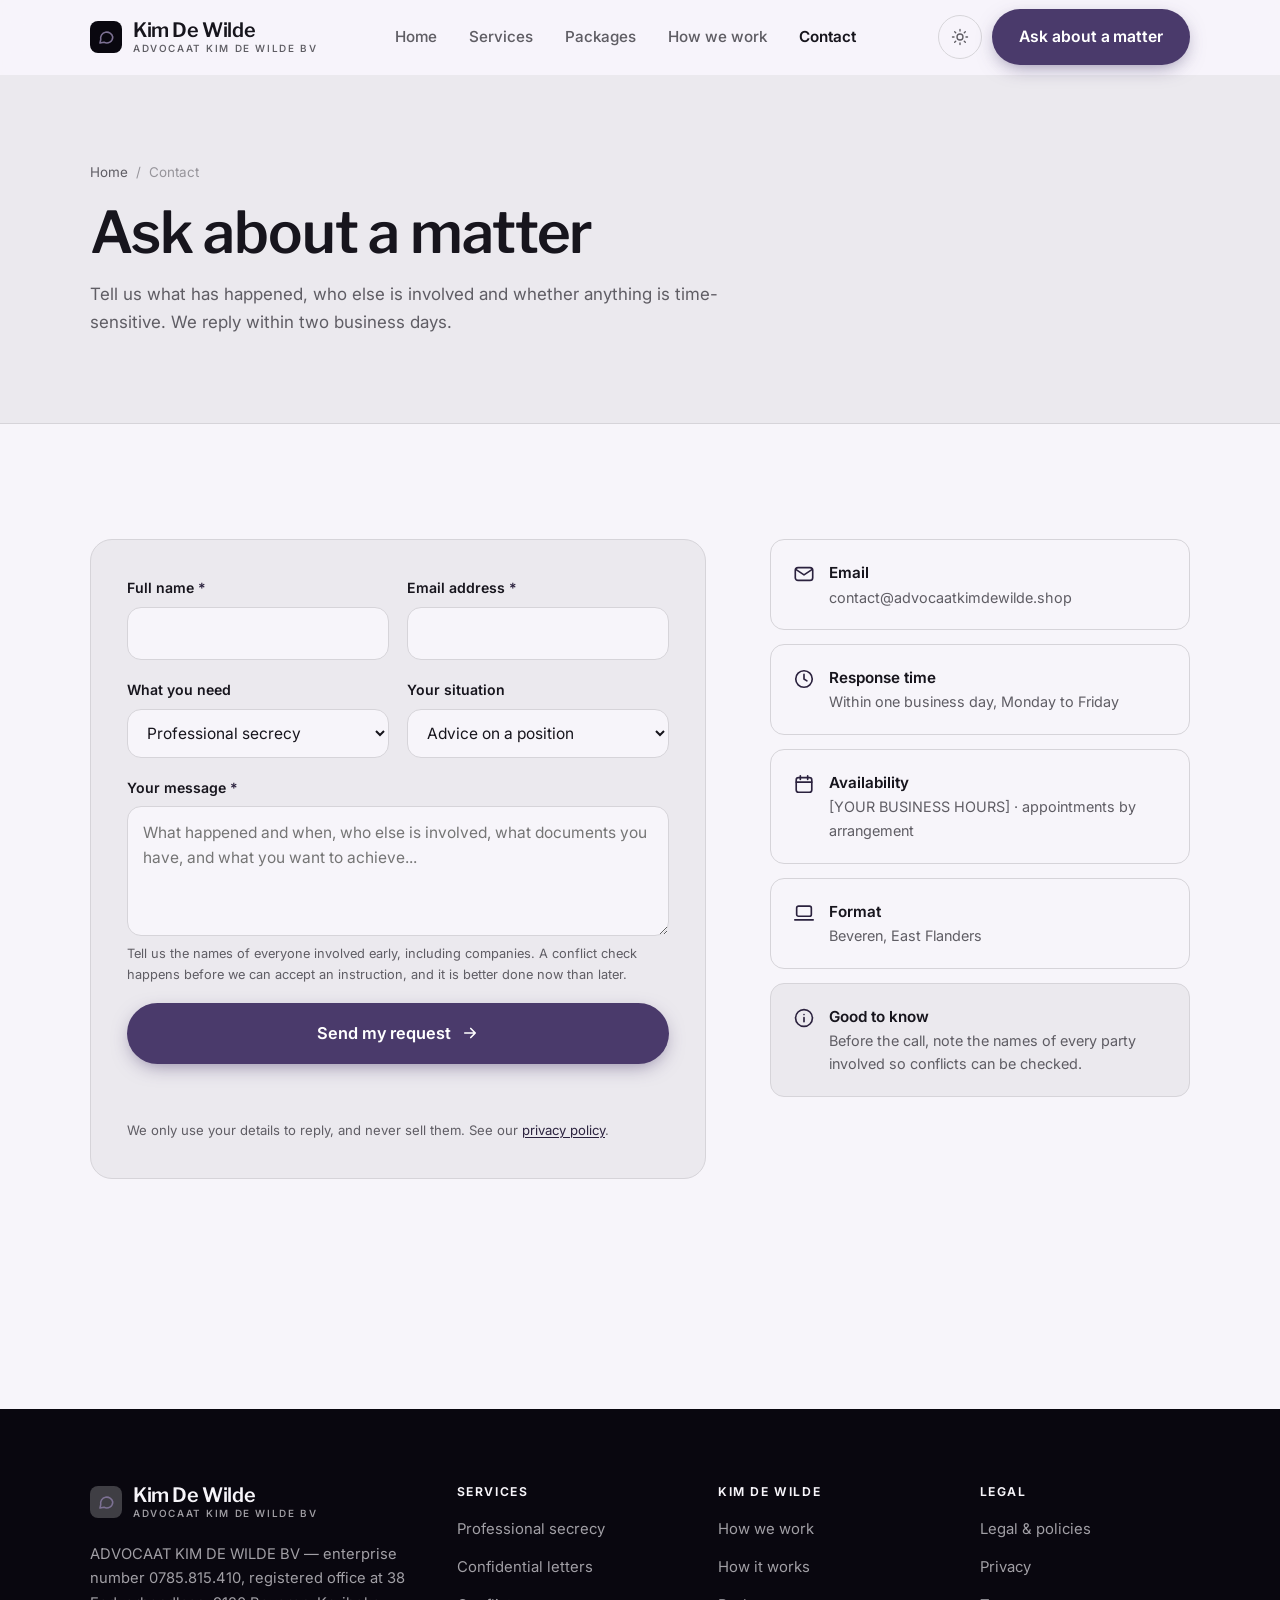
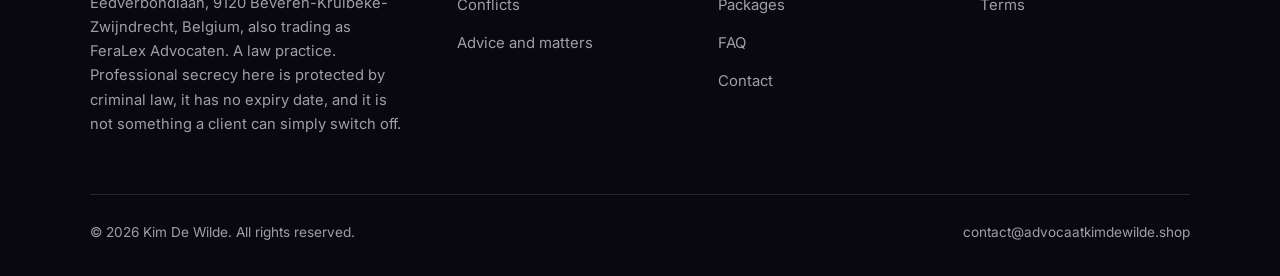
<file: contact.html>
<!DOCTYPE html>
<html lang="en" class="no-js">
<head>
<meta charset="utf-8">
<meta name="viewport" content="width=device-width, initial-scale=1">
<title>Contact — Kim De Wilde</title>
<meta name="description" content="Contact ADVOCAAT KIM DE WILDE BV, trading as FeraLex Advocaten, in Beveren. We reply within two business days.">
<link rel="canonical" href="https://advocaatkimdewilde.shop/contact.html">

<meta property="og:type" content="website">
<meta property="og:url" content="https://advocaatkimdewilde.shop/contact.html">
<meta property="og:site_name" content="Kim De Wilde">
<meta property="og:locale" content="en_US">
<meta property="og:title" content="Contact — Kim De Wilde">
<meta property="og:description" content="Contact ADVOCAAT KIM DE WILDE BV, trading as FeraLex Advocaten, in Beveren. We reply within two business days.">
<meta name="theme-color" content="#09070f">

<link rel="icon" href="assets/img/favicon.svg" type="image/svg+xml">
<link rel="preconnect" href="https://fonts.googleapis.com">
<link rel="preconnect" href="https://fonts.gstatic.com" crossorigin>
<link rel="stylesheet" href="https://fonts.googleapis.com/css2?family=Libre+Franklin:wght@400..700&family=Inter:wght@400..700&display=swap">
<link rel="stylesheet" href="assets/css/style.css">

<!-- Thème appliqué avant le premier rendu (évite le flash) -->
<script>
document.documentElement.classList.remove('no-js');
(function(){try{var t=localStorage.getItem('site-theme');if(t){document.documentElement.setAttribute('data-theme',t);}}catch(e){}})();
</script>
</head>

<body>
<a class="skip-link" href="#main">Skip to main content</a>

<header class="site-header">
  <nav class="wrap nav" aria-label="Main navigation">
    <a class="brand" href="index.html">
      <svg class="brand__mark" viewBox="0 0 64 64" aria-hidden="true">
        <rect class="bm-bg" width="64" height="64" rx="16"/>
        <g class="bm-ic" transform="translate(14 14) scale(1.5)" fill="none" stroke-width="2.1" stroke-linecap="round" stroke-linejoin="round"><path d="M21 12a8 8 0 0 1-11.6 7.1L4 20l1-4.6A8 8 0 1 1 21 12z"/></g>
      </svg>
      <span>Kim De Wilde<span class="brand__sub">ADVOCAAT KIM DE WILDE BV</span></span>
    </a>

    <ul class="nav__links" id="nav-links">
      <li><a href="index.html">Home</a></li>
      <li><a href="programs.html">Services</a></li>
      <li><a href="index.html#pricing">Packages</a></li>
      <li><a href="about.html">How we work</a></li>
      <li><a href="contact.html" aria-current="page">Contact</a></li>
      <li><a class="btn btn--primary" href="contact.html">Ask about a matter</a></li>
    </ul>

    <div class="nav__cta">
      <button class="theme-toggle" type="button" aria-label="Switch to dark theme">
        <svg class="icon-sun" viewBox="0 0 24 24" fill="none" stroke="currentColor" stroke-width="1.8" stroke-linecap="round" aria-hidden="true"><circle cx="12" cy="12" r="4"/><path d="M12 2v2m0 16v2M2 12h2m16 0h2M4.9 4.9l1.4 1.4m11.4 11.4 1.4 1.4M19.1 4.9l-1.4 1.4M6.3 17.7l-1.4 1.4"/></svg>
        <svg class="icon-moon" viewBox="0 0 24 24" fill="none" stroke="currentColor" stroke-width="1.8" stroke-linecap="round" stroke-linejoin="round" aria-hidden="true"><path d="M21 12.8A9 9 0 1 1 11.2 3a7 7 0 0 0 9.8 9.8z"/></svg>
      </button>
      <a class="btn btn--primary" href="contact.html">Ask about a matter</a>
      <button class="nav__toggle" type="button" aria-expanded="false" aria-controls="nav-links" aria-label="Open menu">
        <svg class="icon-open" viewBox="0 0 24 24" fill="none" stroke="currentColor" stroke-width="2" stroke-linecap="round" aria-hidden="true"><path d="M3 6h18M3 12h18M3 18h18"/></svg>
        <svg class="icon-close" viewBox="0 0 24 24" fill="none" stroke="currentColor" stroke-width="2" stroke-linecap="round" aria-hidden="true"><path d="M6 6l12 12M18 6L6 18"/></svg>
      </button>
    </div>
  </nav>
</header>

<main id="main">

<section class="page-head">
  <div class="wrap">
    <nav class="breadcrumb" aria-label="Breadcrumb">
      <a href="index.html">Home</a><span>/</span><span aria-current="page">Contact</span>
    </nav>
    <h1>Ask about a matter</h1>
    <p>Tell us what has happened, who else is involved and whether anything is time-sensitive. We reply within two business days.</p>
  </div>
</section>

<section class="section wrap">
  <div class="form-layout">

    <!--
      FORM: the action attribute holds a placeholder id. Create a free form at
      https://formspree.io and replace VOTRE_ID_FORMSPREE. Until then, the button
      opens the visitor's email app with a pre-filled message to contact@advocaatkimdewilde.shop.
    -->
    <form class="form" id="contact-form" action="https://formspree.io/f/VOTRE_ID_FORMSPREE" method="POST"
          data-email="contact@advocaatkimdewilde.shop" data-subject="Legal enquiry"
          data-msg-mail="Your email app will open with the message ready to send." data-msg-sending="Sending…"
          data-msg-ok="Thanks! Your message is on its way. We reply within one business day." data-msg-err="Sending failed. Please email us directly at">
      <div class="form__row">
        <div class="field">
          <label for="nom">Full name <span class="req" aria-hidden="true">*</span></label>
          <input type="text" id="nom" name="nom" autocomplete="name" required>
        </div>
        <div class="field">
          <label for="email">Email address <span class="req" aria-hidden="true">*</span></label>
          <input type="email" id="email" name="email" autocomplete="email" required>
        </div>
      </div>

      <div class="form__row">
        <div class="field">
          <label for="programme">What you need</label>
          <select id="programme" name="programme">
            <option>Professional secrecy</option>
            <option>Confidential letters</option>
            <option>Conflicts</option>
            <option>Advice and matters</option>
            <option>Not sure yet</option>
          </select>
        </div>
        <div class="field">
          <label for="niveau">Your situation</label>
          <select id="niveau" name="niveau">
            <option>Advice on a position</option>
            <option>A dispute</option>
            <option>Proceedings already started</option>
            <option>Something else</option>
          </select>
        </div>
      </div>

      <div class="field">
        <label for="message">Your message <span class="req" aria-hidden="true">*</span></label>
        <textarea id="message" name="message" required placeholder="What happened and when, who else is involved, what documents you have, and what you want to achieve..."></textarea>
        <span class="field__hint">Tell us the names of everyone involved early, including companies. A conflict check happens before we can accept an instruction, and it is better done now than later.</span>
      </div>

      <!-- Bot trap: hidden from humans -->
      <div class="visually-hidden" aria-hidden="true">
        <label for="site-web">Leave this field empty</label>
        <input type="text" id="site-web" name="_gotcha" tabindex="-1" autocomplete="off">
      </div>

      <button class="btn btn--primary btn--lg" type="submit">Send my request <svg viewBox="0 0 24 24" fill="none" stroke="currentColor" stroke-width="2.2" stroke-linecap="round" stroke-linejoin="round" aria-hidden="true"><path d="M5 12h14M13 6l6 6-6 6"/></svg></button>

      <p id="form-status" class="form__status" role="status" aria-live="polite"></p>

      <p class="form__note">
        We only use your details to reply, and never sell them. See our <a href="legal.html#privacy">privacy policy</a>.
      </p>
    </form>

    <aside class="contact-aside">
      <div class="contact-card">
        <svg viewBox="0 0 24 24" fill="none" stroke="currentColor" stroke-width="1.8" stroke-linecap="round" stroke-linejoin="round" aria-hidden="true"><rect x="2.5" y="5" width="19" height="14" rx="3"/><path d="M3 7l9 6 9-6"/></svg>
        <div><b>Email</b><a href="mailto:contact@advocaatkimdewilde.shop">contact@advocaatkimdewilde.shop</a></div>
      </div>
      <div class="contact-card">
        <svg viewBox="0 0 24 24" fill="none" stroke="currentColor" stroke-width="1.8" stroke-linecap="round" stroke-linejoin="round" aria-hidden="true"><circle cx="12" cy="12" r="9"/><path d="M12 7v5l3.2 2"/></svg>
        <div><b>Response time</b><span>Within one business day, Monday to Friday</span></div>
      </div>
      <div class="contact-card">
        <svg viewBox="0 0 24 24" fill="none" stroke="currentColor" stroke-width="1.8" stroke-linecap="round" stroke-linejoin="round" aria-hidden="true"><rect x="3.5" y="5" width="17" height="16" rx="2.5"/><path d="M8 3v4M16 3v4M3.5 10h17"/></svg>
        <div><b>Availability</b><span>[YOUR BUSINESS HOURS] · appointments by arrangement</span></div>
      </div>
      <div class="contact-card">
        <svg viewBox="0 0 24 24" fill="none" stroke="currentColor" stroke-width="1.8" stroke-linecap="round" stroke-linejoin="round" aria-hidden="true"><rect x="4" y="4.5" width="16" height="11" rx="2"/><path d="M2 19.5h20"/></svg>
        <div><b>Format</b><span>Beveren, East Flanders</span></div>
      </div>
      <div class="contact-card contact-card--soft">
        <svg viewBox="0 0 24 24" fill="none" stroke="currentColor" stroke-width="1.8" stroke-linecap="round" stroke-linejoin="round" aria-hidden="true"><circle cx="12" cy="12" r="9.2"/><path d="M12 16v-4.5M12 8.2v.1"/></svg>
        <div><b>Good to know</b><span>Before the call, note the names of every party involved so conflicts can be checked.</span></div>
      </div>
    </aside>

  </div>
</section>

</main>

<footer class="site-footer">
  <div class="wrap">
    <div class="footer__grid">
      <div class="footer__brand">
        <a class="brand" href="index.html">
          <svg class="brand__mark" viewBox="0 0 64 64" aria-hidden="true">
        <rect class="bm-bg" width="64" height="64" rx="16"/>
        <g class="bm-ic" transform="translate(14 14) scale(1.5)" fill="none" stroke-width="2.1" stroke-linecap="round" stroke-linejoin="round"><path d="M21 12a8 8 0 0 1-11.6 7.1L4 20l1-4.6A8 8 0 1 1 21 12z"/></g>
      </svg>
          <span>Kim De Wilde<span class="brand__sub">ADVOCAAT KIM DE WILDE BV</span></span>
        </a>
        <p>ADVOCAAT KIM DE WILDE BV — enterprise number 0785.815.410, registered office at 38 Eedverbondlaan, 9120 Beveren-Kruibeke-Zwijndrecht, Belgium, also trading as FeraLex Advocaten. A law practice. Professional secrecy here is protected by criminal law, it has no expiry date, and it is not something a client can simply switch off.</p>
      </div>

      <div class="footer__col">
        <h4>Services</h4>
        <ul>
          <li><a href="programs.html#secrecy">Professional secrecy</a></li>
          <li><a href="programs.html#correspondence">Confidential letters</a></li>
          <li><a href="programs.html#conflicts">Conflicts</a></li>
          <li><a href="programs.html#matters">Advice and matters</a></li>
        </ul>
      </div>

      <div class="footer__col">
        <h4>Kim De Wilde</h4>
        <ul>
          <li><a href="about.html">How we work</a></li>
          <li><a href="index.html#how-it-works">How it works</a></li>
          <li><a href="index.html#pricing">Packages</a></li>
          <li><a href="index.html#faq">FAQ</a></li>
          <li><a href="contact.html">Contact</a></li>
        </ul>
      </div>

      <div class="footer__col">
        <h4>Legal</h4>
        <ul>
          <li><a href="legal.html">Legal &amp; policies</a></li>
          <li><a href="legal.html#privacy">Privacy</a></li>
          <li><a href="legal.html#terms">Terms</a></li>
        </ul>
      </div>
    </div>

    <div class="footer__bottom">
      <p>© <span data-year>2026</span> Kim De Wilde. All rights reserved.</p>
      <p><a href="mailto:contact@advocaatkimdewilde.shop">contact@advocaatkimdewilde.shop</a></p>
    </div>
  </div>
</footer>

<script src="assets/js/main.js" defer></script>
</body>
</html>
</file>
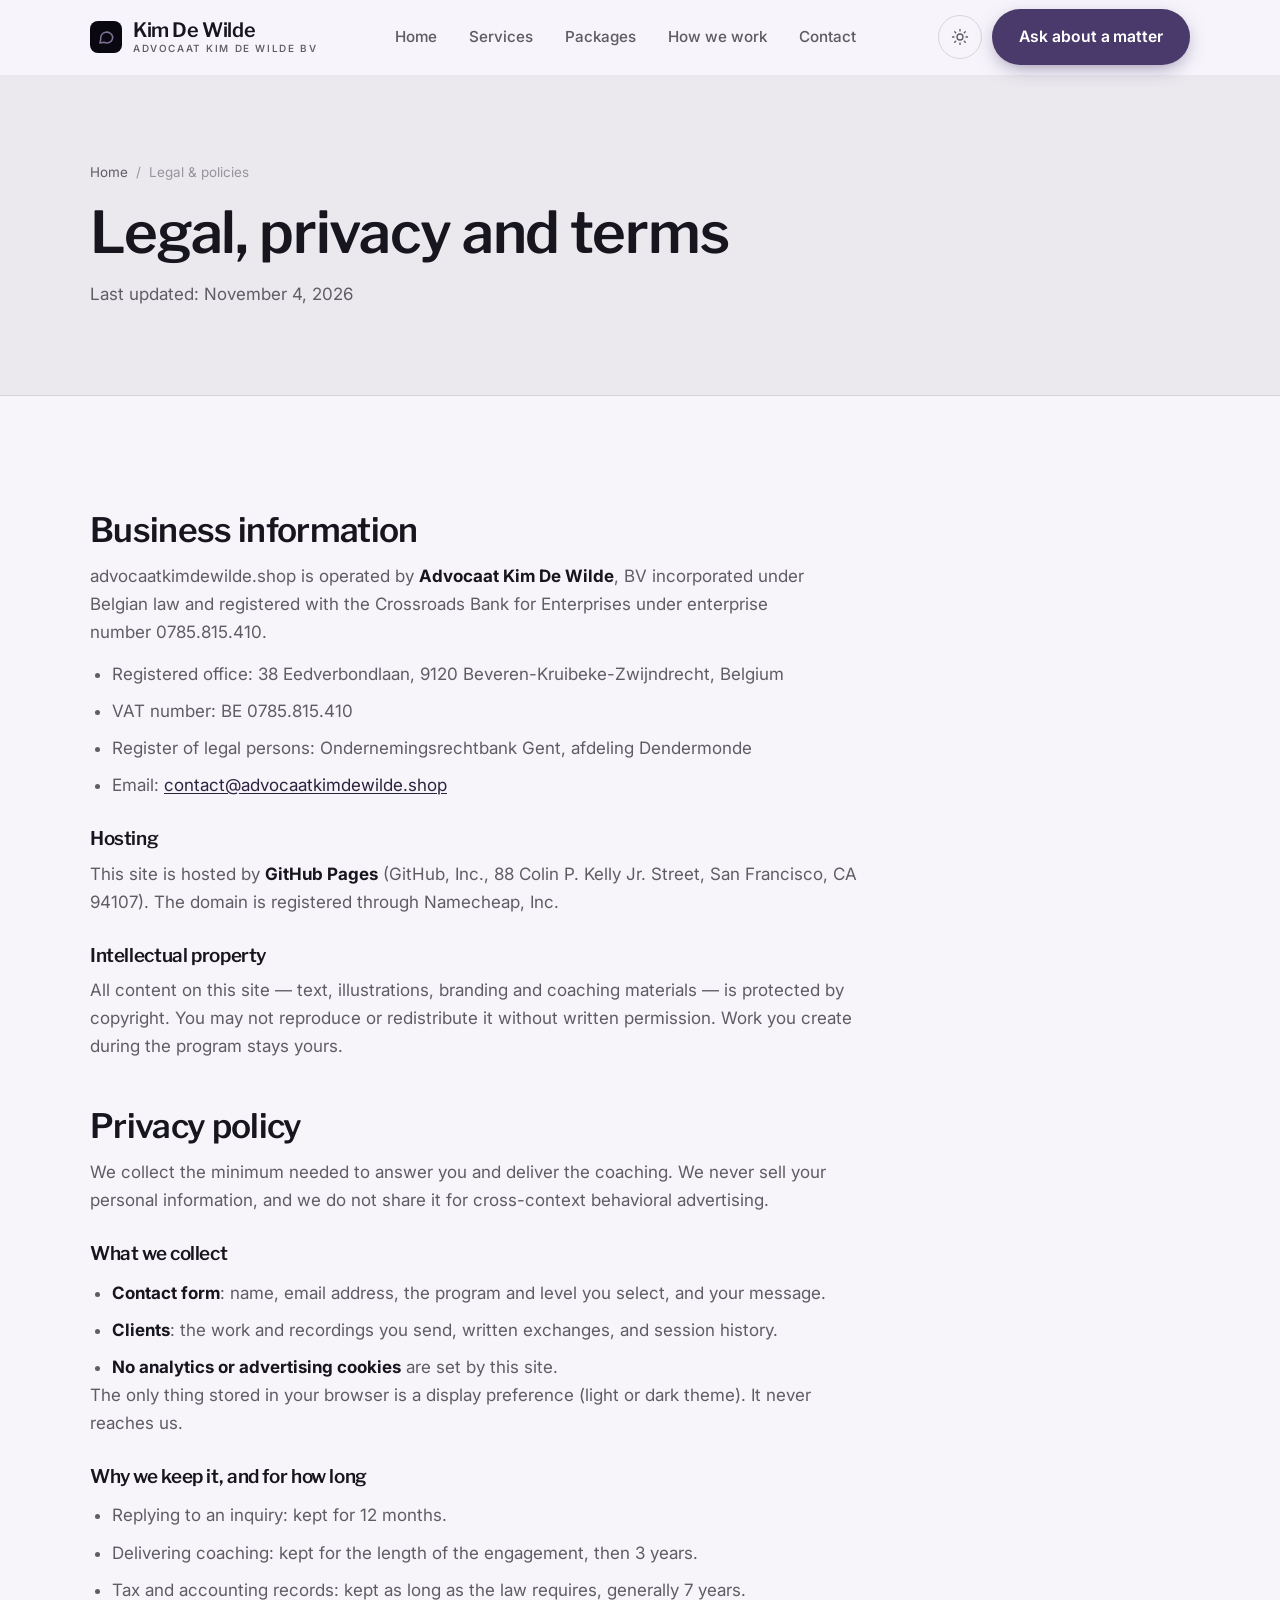
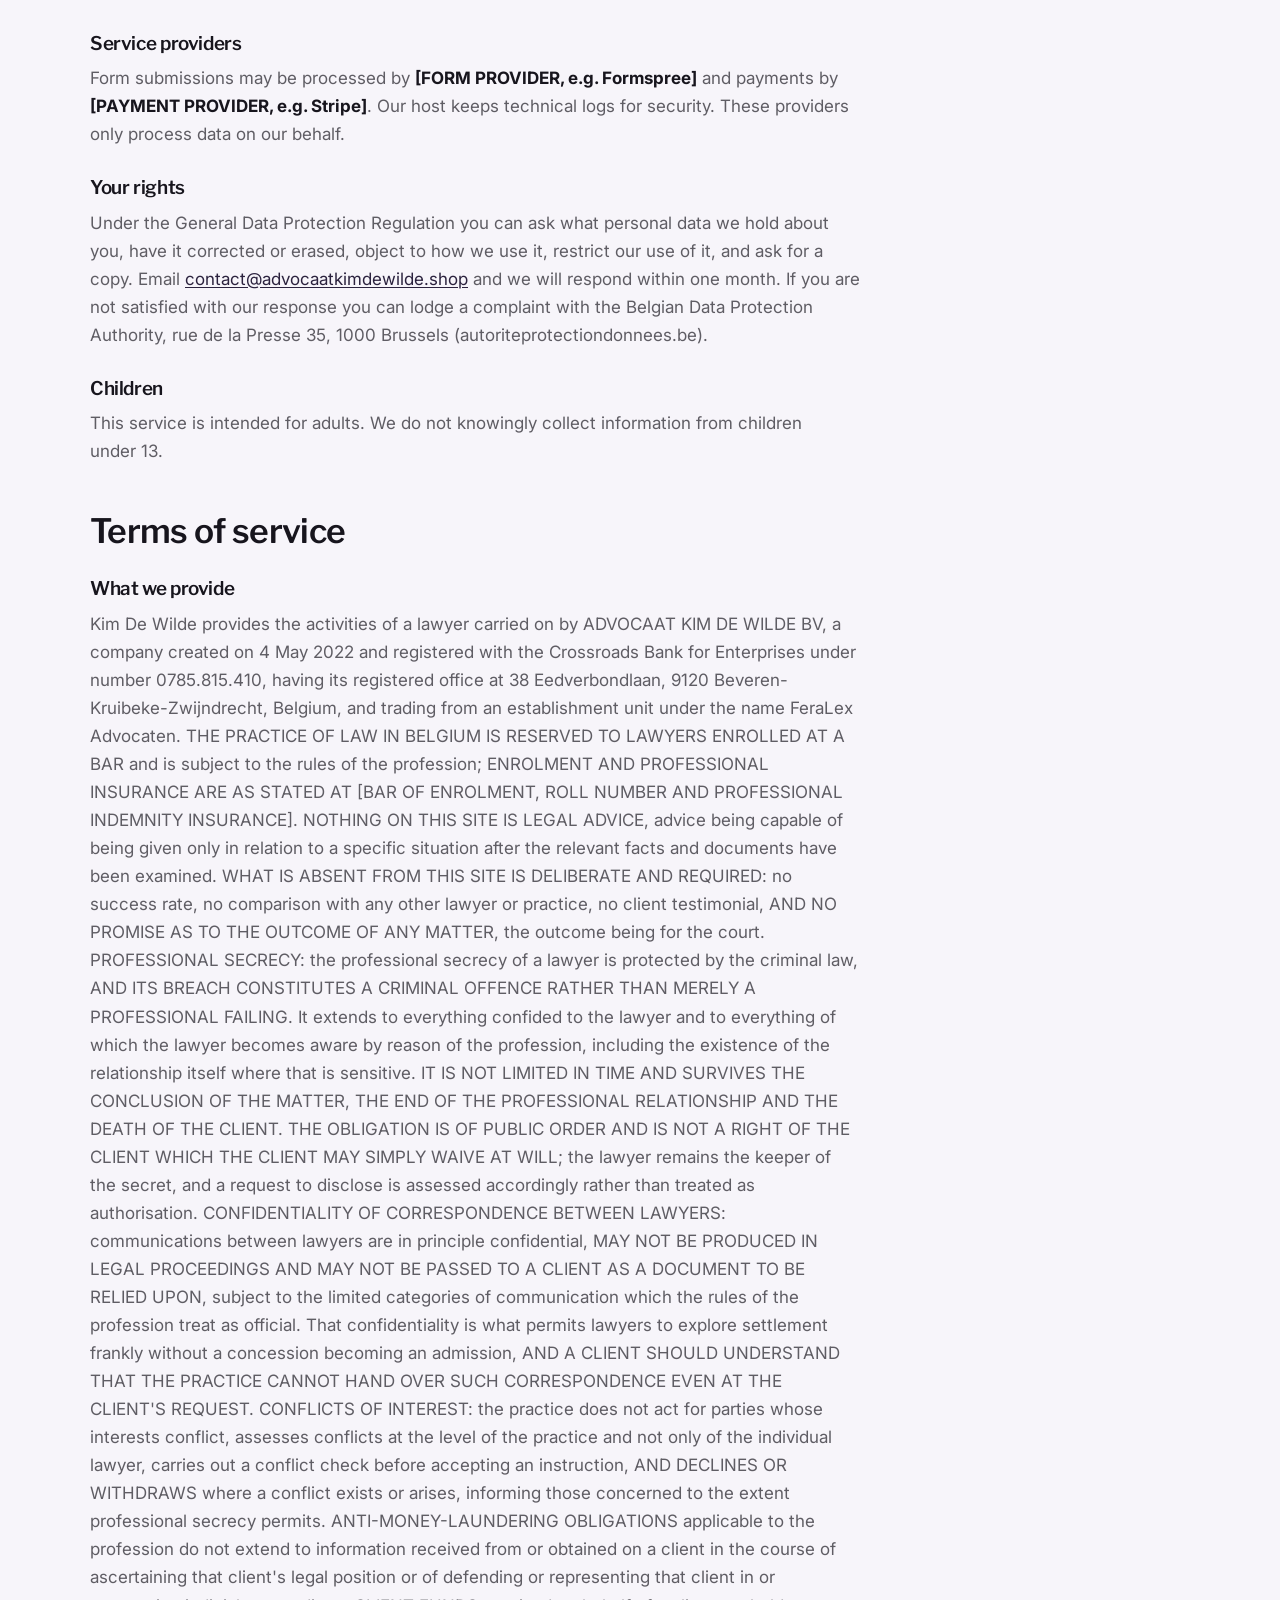
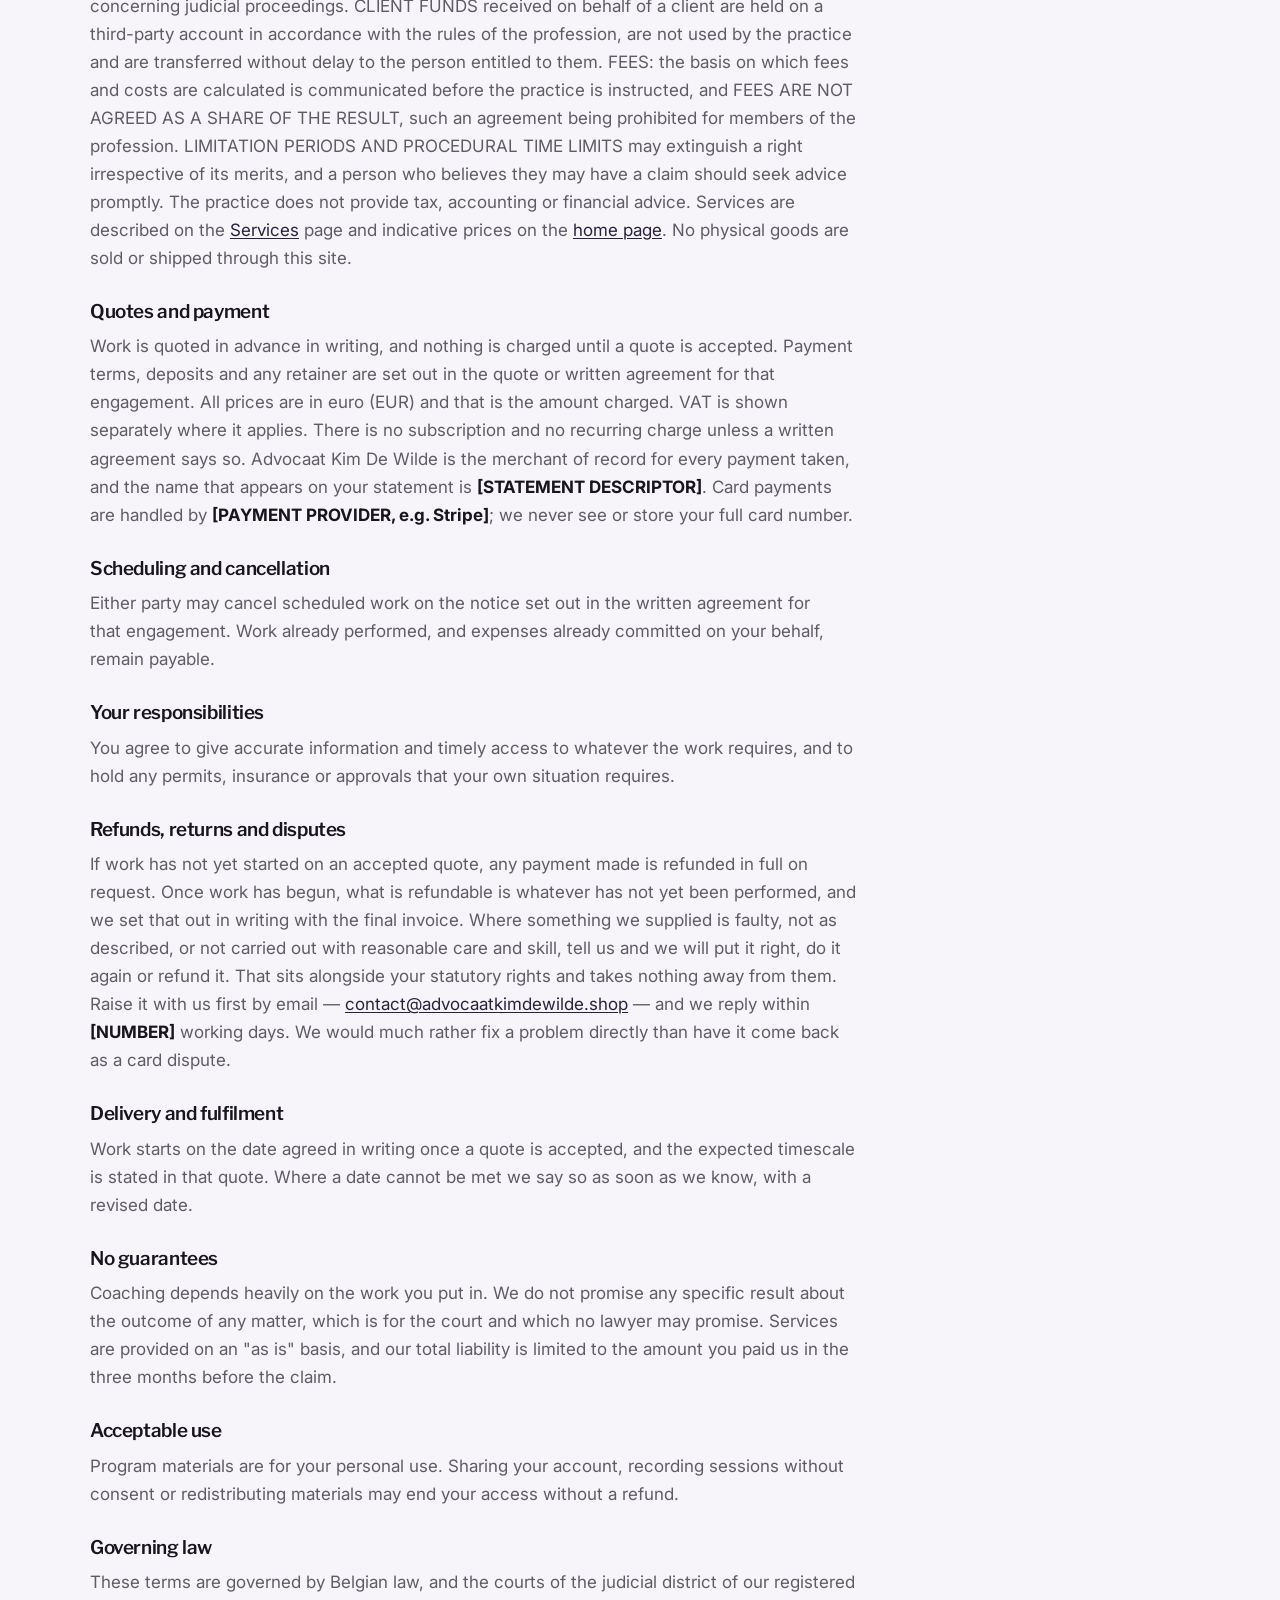
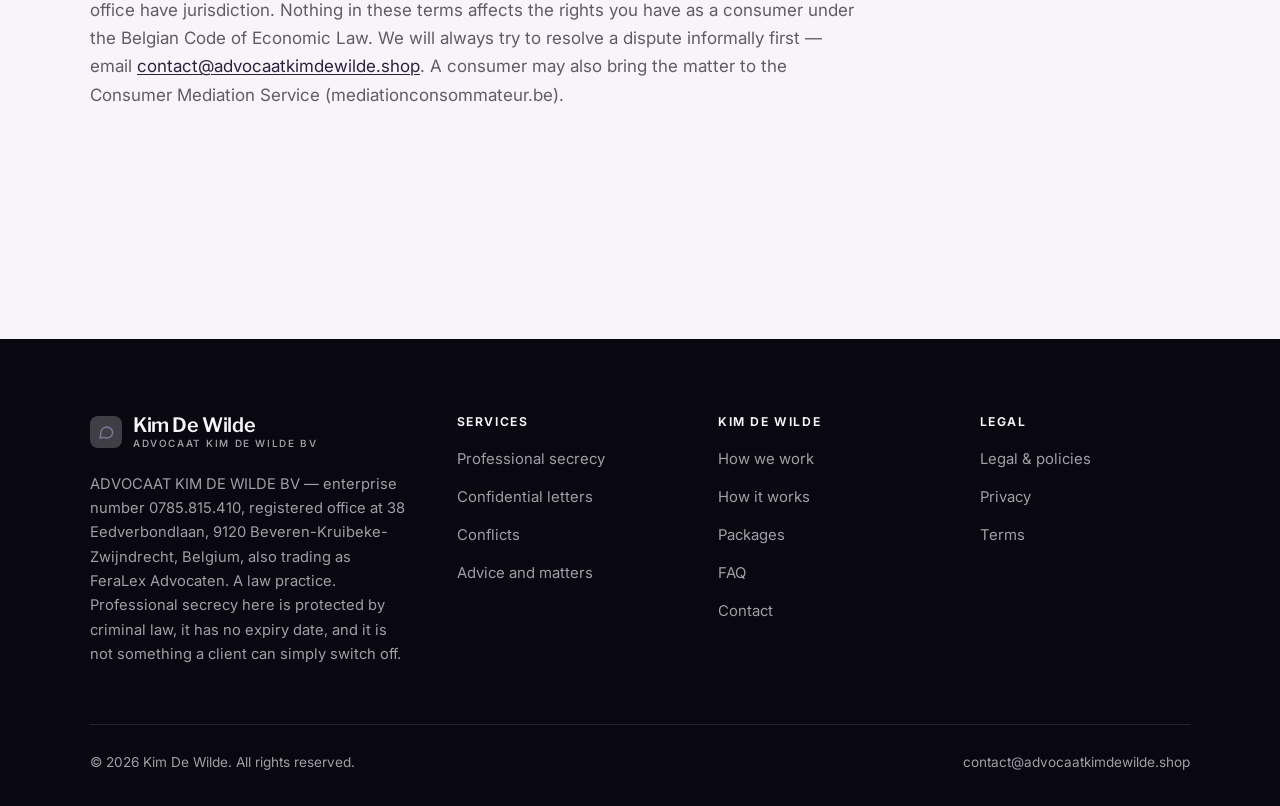
<file: legal.html>
<!DOCTYPE html>
<html lang="en" class="no-js">
<head>
<meta charset="utf-8">
<meta name="viewport" content="width=device-width, initial-scale=1">
<title>Legal, privacy and terms — Kim De Wilde</title>
<meta name="description" content="Business information, privacy policy and terms of service for Kim De Wilde.">
<meta name="robots" content="noindex">

<meta property="og:type" content="website">
<meta property="og:url" content="https://advocaatkimdewilde.shop/legal.html">
<meta property="og:site_name" content="Kim De Wilde">
<meta property="og:locale" content="en_US">
<meta property="og:title" content="Legal, privacy and terms — Kim De Wilde">
<meta property="og:description" content="Business information, privacy policy and terms of service for Kim De Wilde.">
<meta name="theme-color" content="#09070f">

<link rel="icon" href="assets/img/favicon.svg" type="image/svg+xml">
<link rel="preconnect" href="https://fonts.googleapis.com">
<link rel="preconnect" href="https://fonts.gstatic.com" crossorigin>
<link rel="stylesheet" href="https://fonts.googleapis.com/css2?family=Libre+Franklin:wght@400..700&family=Inter:wght@400..700&display=swap">
<link rel="stylesheet" href="assets/css/style.css">

<!-- Thème appliqué avant le premier rendu (évite le flash) -->
<script>
document.documentElement.classList.remove('no-js');
(function(){try{var t=localStorage.getItem('site-theme');if(t){document.documentElement.setAttribute('data-theme',t);}}catch(e){}})();
</script>
</head>

<body>
<a class="skip-link" href="#main">Skip to main content</a>

<header class="site-header">
  <nav class="wrap nav" aria-label="Main navigation">
    <a class="brand" href="index.html">
      <svg class="brand__mark" viewBox="0 0 64 64" aria-hidden="true">
        <rect class="bm-bg" width="64" height="64" rx="16"/>
        <g class="bm-ic" transform="translate(14 14) scale(1.5)" fill="none" stroke-width="2.1" stroke-linecap="round" stroke-linejoin="round"><path d="M21 12a8 8 0 0 1-11.6 7.1L4 20l1-4.6A8 8 0 1 1 21 12z"/></g>
      </svg>
      <span>Kim De Wilde<span class="brand__sub">ADVOCAAT KIM DE WILDE BV</span></span>
    </a>

    <ul class="nav__links" id="nav-links">
      <li><a href="index.html">Home</a></li>
      <li><a href="programs.html">Services</a></li>
      <li><a href="index.html#pricing">Packages</a></li>
      <li><a href="about.html">How we work</a></li>
      <li><a href="contact.html">Contact</a></li>
      <li><a class="btn btn--primary" href="contact.html">Ask about a matter</a></li>
    </ul>

    <div class="nav__cta">
      <button class="theme-toggle" type="button" aria-label="Switch to dark theme">
        <svg class="icon-sun" viewBox="0 0 24 24" fill="none" stroke="currentColor" stroke-width="1.8" stroke-linecap="round" aria-hidden="true"><circle cx="12" cy="12" r="4"/><path d="M12 2v2m0 16v2M2 12h2m16 0h2M4.9 4.9l1.4 1.4m11.4 11.4 1.4 1.4M19.1 4.9l-1.4 1.4M6.3 17.7l-1.4 1.4"/></svg>
        <svg class="icon-moon" viewBox="0 0 24 24" fill="none" stroke="currentColor" stroke-width="1.8" stroke-linecap="round" stroke-linejoin="round" aria-hidden="true"><path d="M21 12.8A9 9 0 1 1 11.2 3a7 7 0 0 0 9.8 9.8z"/></svg>
      </button>
      <a class="btn btn--primary" href="contact.html">Ask about a matter</a>
      <button class="nav__toggle" type="button" aria-expanded="false" aria-controls="nav-links" aria-label="Open menu">
        <svg class="icon-open" viewBox="0 0 24 24" fill="none" stroke="currentColor" stroke-width="2" stroke-linecap="round" aria-hidden="true"><path d="M3 6h18M3 12h18M3 18h18"/></svg>
        <svg class="icon-close" viewBox="0 0 24 24" fill="none" stroke="currentColor" stroke-width="2" stroke-linecap="round" aria-hidden="true"><path d="M6 6l12 12M18 6L6 18"/></svg>
      </button>
    </div>
  </nav>
</header>

<main id="main">

<section class="page-head">
  <div class="wrap">
    <nav class="breadcrumb" aria-label="Breadcrumb">
      <a href="index.html">Home</a><span>/</span><span aria-current="page">Legal &amp; policies</span>
    </nav>
    <h1>Legal, privacy and terms</h1>
    <p>Last updated: <time datetime="2026-11-04">November 4, 2026</time></p>
  </div>
</section>

<section class="section wrap">
  <div class="prose">

    <!--
      TO DO: this is a skeleton, not legal advice. Replace every [BRACKET] with
      your real details before selling, and have a lawyer review it if you can.
      Consumer protection rules differ by state.
    -->

    <h2 id="business">Business information</h2>
    <p>
      advocaatkimdewilde.shop is operated by <strong>Advocaat Kim De Wilde</strong>,
      BV incorporated under Belgian law and registered with the
      Crossroads Bank for Enterprises under enterprise number 0785.815.410.
    </p>
    <ul>
      <li>Registered office: 38 Eedverbondlaan, 9120 Beveren-Kruibeke-Zwijndrecht, Belgium</li>
      <li>VAT number: BE 0785.815.410</li>
      <li>Register of legal persons: Ondernemingsrechtbank Gent, afdeling Dendermonde</li>
      <li>Email: <a href="mailto:contact@advocaatkimdewilde.shop">contact@advocaatkimdewilde.shop</a></li>
    </ul>

    <h3>Hosting</h3>
    <p>
      This site is hosted by <strong>GitHub Pages</strong> (GitHub, Inc., 88 Colin P. Kelly Jr. Street,
      San Francisco, CA 94107). The domain is registered through Namecheap, Inc.
    </p>

    <h3>Intellectual property</h3>
    <p>
      All content on this site — text, illustrations, branding and coaching materials — is protected by
      copyright. You may not reproduce or redistribute it without written permission. Work you create during
      the program stays yours.
    </p>

    <h2 id="privacy">Privacy policy</h2>
    <p>
      We collect the minimum needed to answer you and deliver the coaching. We never sell your personal
      information, and we do not share it for cross-context behavioral advertising.
    </p>
    <h3>What we collect</h3>
    <ul>
      <li><strong>Contact form</strong>: name, email address, the program and level you select, and your message.</li>
      <li><strong>Clients</strong>: the work and recordings you send, written exchanges, and session history.</li>
      <li><strong>No analytics or advertising cookies</strong> are set by this site.</li>
    </ul>
    <p>
      The only thing stored in your browser is a display preference (light or dark theme). It never reaches us.
    </p>
    <h3>Why we keep it, and for how long</h3>
    <ul>
      <li>Replying to an inquiry: kept for 12 months.</li>
      <li>Delivering coaching: kept for the length of the engagement, then 3 years.</li>
      <li>Tax and accounting records: kept as long as the law requires, generally 7 years.</li>
    </ul>
    <h3>Service providers</h3>
    <p>
      Form submissions may be processed by <strong>[FORM PROVIDER, e.g. Formspree]</strong> and payments by
      <strong>[PAYMENT PROVIDER, e.g. Stripe]</strong>. Our host keeps technical logs for security. These
      providers only process data on our behalf.
    </p>
    <h3>Your rights</h3>
    <p>
      Under the General Data Protection Regulation you can ask what personal data we hold about you,
      have it corrected or erased, object to how we use it, restrict our use of it, and ask for a copy.
      Email <a href="mailto:contact@advocaatkimdewilde.shop">contact@advocaatkimdewilde.shop</a> and we will respond within one month. If you are not
      satisfied with our response you can lodge a complaint with the Belgian Data Protection Authority,
      rue de la Presse 35, 1000 Brussels (autoriteprotectiondonnees.be).
    </p>
    <h3>Children</h3>
    <p>
      This service is intended for adults. We do not knowingly collect information from children under 13.
    </p>

    <h2 id="terms">Terms of service</h2>
    <h3>What we provide</h3>
    <p>
      Kim De Wilde provides the activities of a lawyer carried on by ADVOCAAT KIM DE WILDE BV, a company created on 4 May 2022 and registered with the Crossroads Bank for Enterprises under number 0785.815.410, having its registered office at 38 Eedverbondlaan, 9120 Beveren-Kruibeke-Zwijndrecht, Belgium, and trading from an establishment unit under the name FeraLex Advocaten. THE PRACTICE OF LAW IN BELGIUM IS RESERVED TO LAWYERS ENROLLED AT A BAR and is subject to the rules of the profession; ENROLMENT AND PROFESSIONAL INSURANCE ARE AS STATED AT [BAR OF ENROLMENT, ROLL NUMBER AND PROFESSIONAL INDEMNITY INSURANCE]. NOTHING ON THIS SITE IS LEGAL ADVICE, advice being capable of being given only in relation to a specific situation after the relevant facts and documents have been examined. WHAT IS ABSENT FROM THIS SITE IS DELIBERATE AND REQUIRED: no success rate, no comparison with any other lawyer or practice, no client testimonial, AND NO PROMISE AS TO THE OUTCOME OF ANY MATTER, the outcome being for the court. PROFESSIONAL SECRECY: the professional secrecy of a lawyer is protected by the criminal law, AND ITS BREACH CONSTITUTES A CRIMINAL OFFENCE RATHER THAN MERELY A PROFESSIONAL FAILING. It extends to everything confided to the lawyer and to everything of which the lawyer becomes aware by reason of the profession, including the existence of the relationship itself where that is sensitive. IT IS NOT LIMITED IN TIME AND SURVIVES THE CONCLUSION OF THE MATTER, THE END OF THE PROFESSIONAL RELATIONSHIP AND THE DEATH OF THE CLIENT. THE OBLIGATION IS OF PUBLIC ORDER AND IS NOT A RIGHT OF THE CLIENT WHICH THE CLIENT MAY SIMPLY WAIVE AT WILL; the lawyer remains the keeper of the secret, and a request to disclose is assessed accordingly rather than treated as authorisation. CONFIDENTIALITY OF CORRESPONDENCE BETWEEN LAWYERS: communications between lawyers are in principle confidential, MAY NOT BE PRODUCED IN LEGAL PROCEEDINGS AND MAY NOT BE PASSED TO A CLIENT AS A DOCUMENT TO BE RELIED UPON, subject to the limited categories of communication which the rules of the profession treat as official. That confidentiality is what permits lawyers to explore settlement frankly without a concession becoming an admission, AND A CLIENT SHOULD UNDERSTAND THAT THE PRACTICE CANNOT HAND OVER SUCH CORRESPONDENCE EVEN AT THE CLIENT'S REQUEST. CONFLICTS OF INTEREST: the practice does not act for parties whose interests conflict, assesses conflicts at the level of the practice and not only of the individual lawyer, carries out a conflict check before accepting an instruction, AND DECLINES OR WITHDRAWS where a conflict exists or arises, informing those concerned to the extent professional secrecy permits. ANTI-MONEY-LAUNDERING OBLIGATIONS applicable to the profession do not extend to information received from or obtained on a client in the course of ascertaining that client's legal position or of defending or representing that client in or concerning judicial proceedings. CLIENT FUNDS received on behalf of a client are held on a third-party account in accordance with the rules of the profession, are not used by the practice and are transferred without delay to the person entitled to them. FEES: the basis on which fees and costs are calculated is communicated before the practice is instructed, and FEES ARE NOT AGREED AS A SHARE OF THE RESULT, such an agreement being prohibited for members of the profession. LIMITATION PERIODS AND PROCEDURAL TIME LIMITS may extinguish a right irrespective of its merits, and a person who believes they may have a claim should seek advice promptly. The practice does not provide tax, accounting or financial advice. Services are described on the
      <a href="programs.html">Services</a> page and indicative prices on the
      <a href="index.html#pricing">home page</a>.
      No physical goods are sold or shipped through this site.
    </p>
    <h3>Quotes and payment</h3>
    <p>
      Work is quoted in advance in writing, and nothing is charged until a quote is accepted. Payment terms,
      deposits and any retainer are set out in the quote or written agreement for that engagement.
      All prices are in euro (EUR) and that is the amount charged. VAT is shown separately where it applies.
      There is no subscription and no recurring charge unless a written agreement says so.
      Advocaat Kim De Wilde is the merchant of record for every payment taken, and the name that
      appears on your statement is <strong>[STATEMENT DESCRIPTOR]</strong>. Card payments are handled by
      <strong>[PAYMENT PROVIDER, e.g. Stripe]</strong>; we never see or store your full card number.
    </p>
    <h3>Scheduling and cancellation</h3>
    <p>
      Either party may cancel scheduled work on the notice set out in the written agreement for that engagement.
      Work already performed, and expenses already committed on your behalf, remain payable.
    </p>
    <h3>Your responsibilities</h3>
    <p>
      You agree to give accurate information and timely access to whatever the work requires, and to hold any
      permits, insurance or approvals that your own situation requires.
    </p>
    <h3>Refunds, returns and disputes</h3>
    <p>
      If work has not yet started on an accepted quote, any payment made is refunded in full on request. Once work has begun, what is refundable is whatever has not yet been performed, and we set that out in writing with the final invoice.
      Where something we supplied is faulty, not as described, or not carried out with reasonable care and skill,
      tell us and we will put it right, do it again or refund it. That sits alongside your statutory rights and
      takes nothing away from them. Raise it with us first by email —
      <a href="mailto:contact@advocaatkimdewilde.shop">contact@advocaatkimdewilde.shop</a> — and we reply within <strong>[NUMBER]</strong> working days.
      We would much rather fix a problem directly than have it come back as a card dispute.
    </p>
    <h3>Delivery and fulfilment</h3>
    <p>
      Work starts on the date agreed in writing once a quote is accepted, and the expected timescale is stated in that quote. Where a date cannot be met we say so as soon as we know, with a revised date.
    </p>

    <h3>No guarantees</h3>
    <p>
      Coaching depends heavily on the work you put in. We do not promise any specific result
      about the outcome of any matter, which is for the court and which no lawyer may promise. Services are provided on an "as is" basis, and our total
      liability is limited to the amount you paid us in the three months before the claim.
    </p>
    <h3>Acceptable use</h3>
    <p>
      Program materials are for your personal use. Sharing your account, recording sessions without consent
      or redistributing materials may end your access without a refund.
    </p>
    <h3>Governing law</h3>
    <p>
      These terms are governed by Belgian law, and the courts of the judicial district of our
      registered office have jurisdiction. Nothing in these terms affects the rights you have as a
      consumer under the Belgian Code of Economic Law. We will always try to resolve a dispute
      informally first — email <a href="mailto:contact@advocaatkimdewilde.shop">contact@advocaatkimdewilde.shop</a>. A consumer may also bring the
      matter to the Consumer Mediation Service (mediationconsommateur.be).
    </p>

  </div>
</section>

</main>

<footer class="site-footer">
  <div class="wrap">
    <div class="footer__grid">
      <div class="footer__brand">
        <a class="brand" href="index.html">
          <svg class="brand__mark" viewBox="0 0 64 64" aria-hidden="true">
        <rect class="bm-bg" width="64" height="64" rx="16"/>
        <g class="bm-ic" transform="translate(14 14) scale(1.5)" fill="none" stroke-width="2.1" stroke-linecap="round" stroke-linejoin="round"><path d="M21 12a8 8 0 0 1-11.6 7.1L4 20l1-4.6A8 8 0 1 1 21 12z"/></g>
      </svg>
          <span>Kim De Wilde<span class="brand__sub">ADVOCAAT KIM DE WILDE BV</span></span>
        </a>
        <p>ADVOCAAT KIM DE WILDE BV — enterprise number 0785.815.410, registered office at 38 Eedverbondlaan, 9120 Beveren-Kruibeke-Zwijndrecht, Belgium, also trading as FeraLex Advocaten. A law practice. Professional secrecy here is protected by criminal law, it has no expiry date, and it is not something a client can simply switch off.</p>
      </div>

      <div class="footer__col">
        <h4>Services</h4>
        <ul>
          <li><a href="programs.html#secrecy">Professional secrecy</a></li>
          <li><a href="programs.html#correspondence">Confidential letters</a></li>
          <li><a href="programs.html#conflicts">Conflicts</a></li>
          <li><a href="programs.html#matters">Advice and matters</a></li>
        </ul>
      </div>

      <div class="footer__col">
        <h4>Kim De Wilde</h4>
        <ul>
          <li><a href="about.html">How we work</a></li>
          <li><a href="index.html#how-it-works">How it works</a></li>
          <li><a href="index.html#pricing">Packages</a></li>
          <li><a href="index.html#faq">FAQ</a></li>
          <li><a href="contact.html">Contact</a></li>
        </ul>
      </div>

      <div class="footer__col">
        <h4>Legal</h4>
        <ul>
          <li><a href="legal.html">Legal &amp; policies</a></li>
          <li><a href="legal.html#privacy">Privacy</a></li>
          <li><a href="legal.html#terms">Terms</a></li>
        </ul>
      </div>
    </div>

    <div class="footer__bottom">
      <p>© <span data-year>2026</span> Kim De Wilde. All rights reserved.</p>
      <p><a href="mailto:contact@advocaatkimdewilde.shop">contact@advocaatkimdewilde.shop</a></p>
    </div>
  </div>
</footer>

<script src="assets/js/main.js" defer></script>
</body>
</html>
</file>
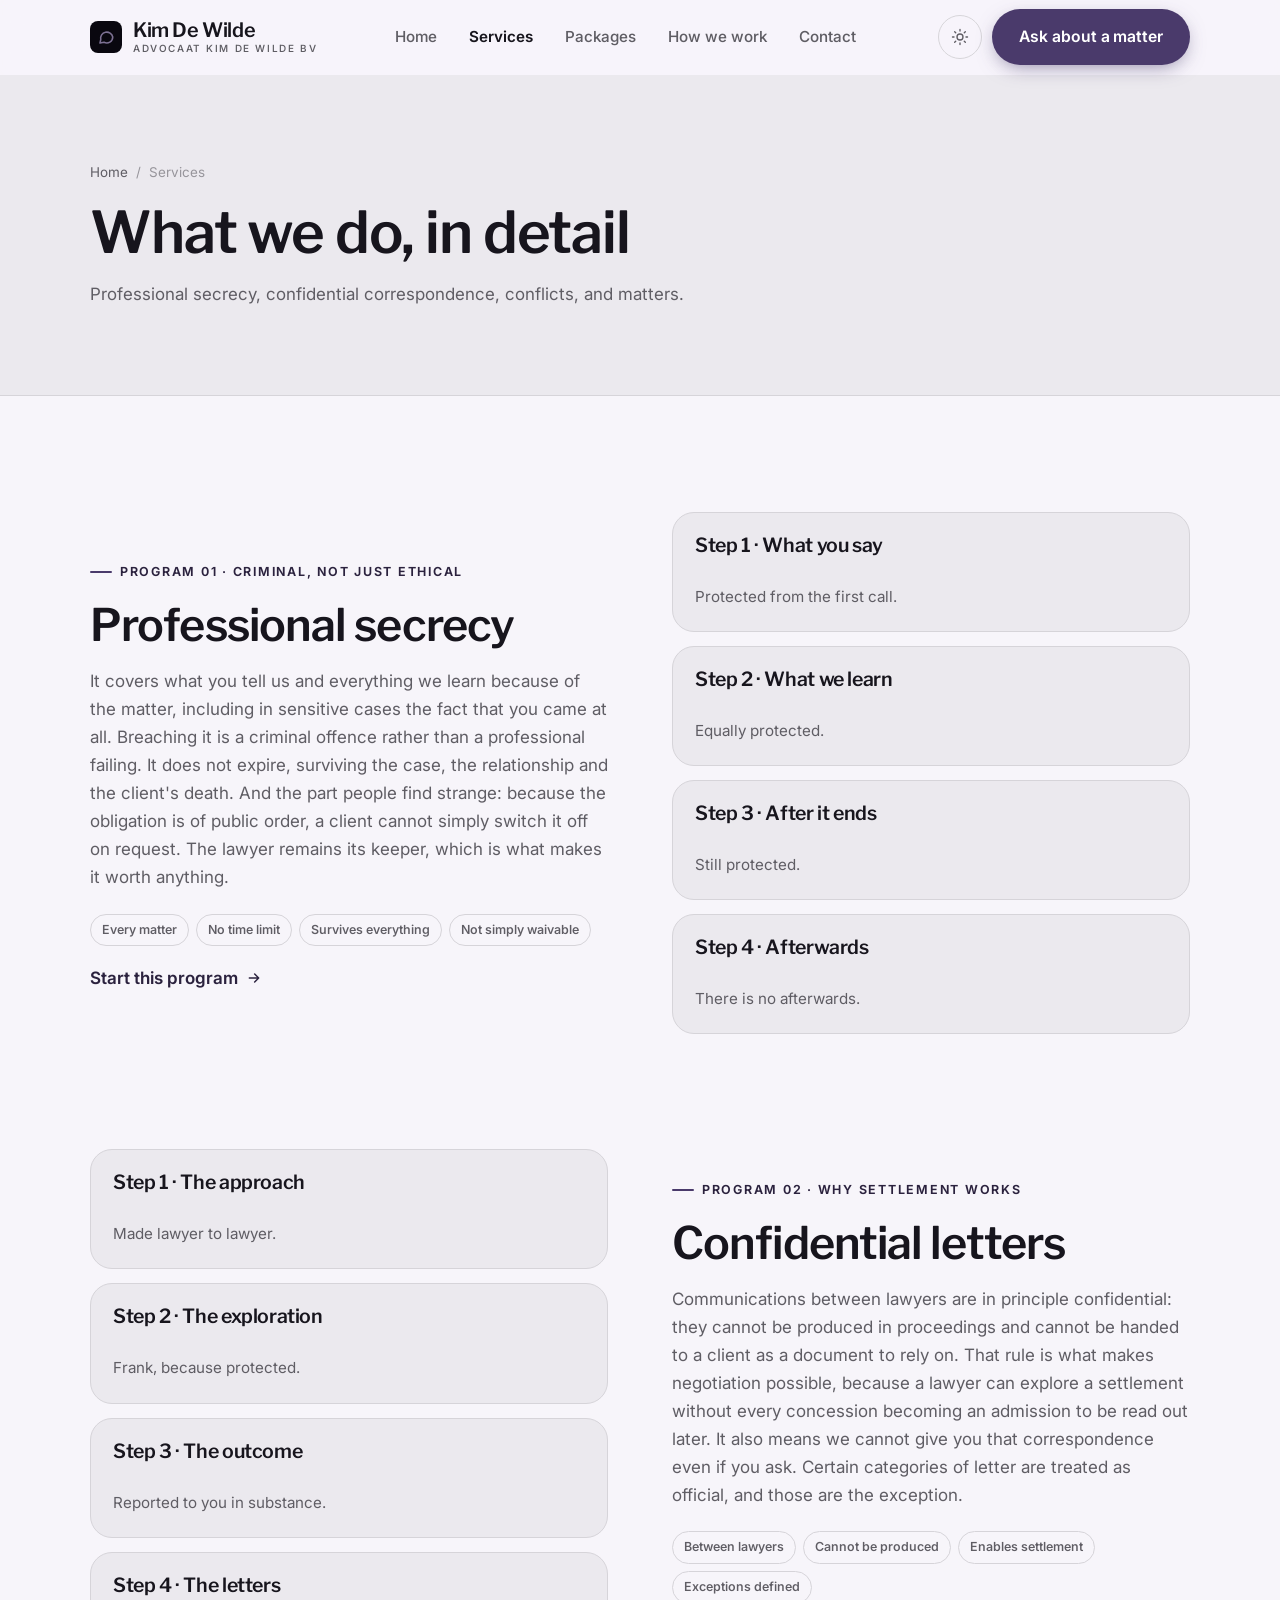
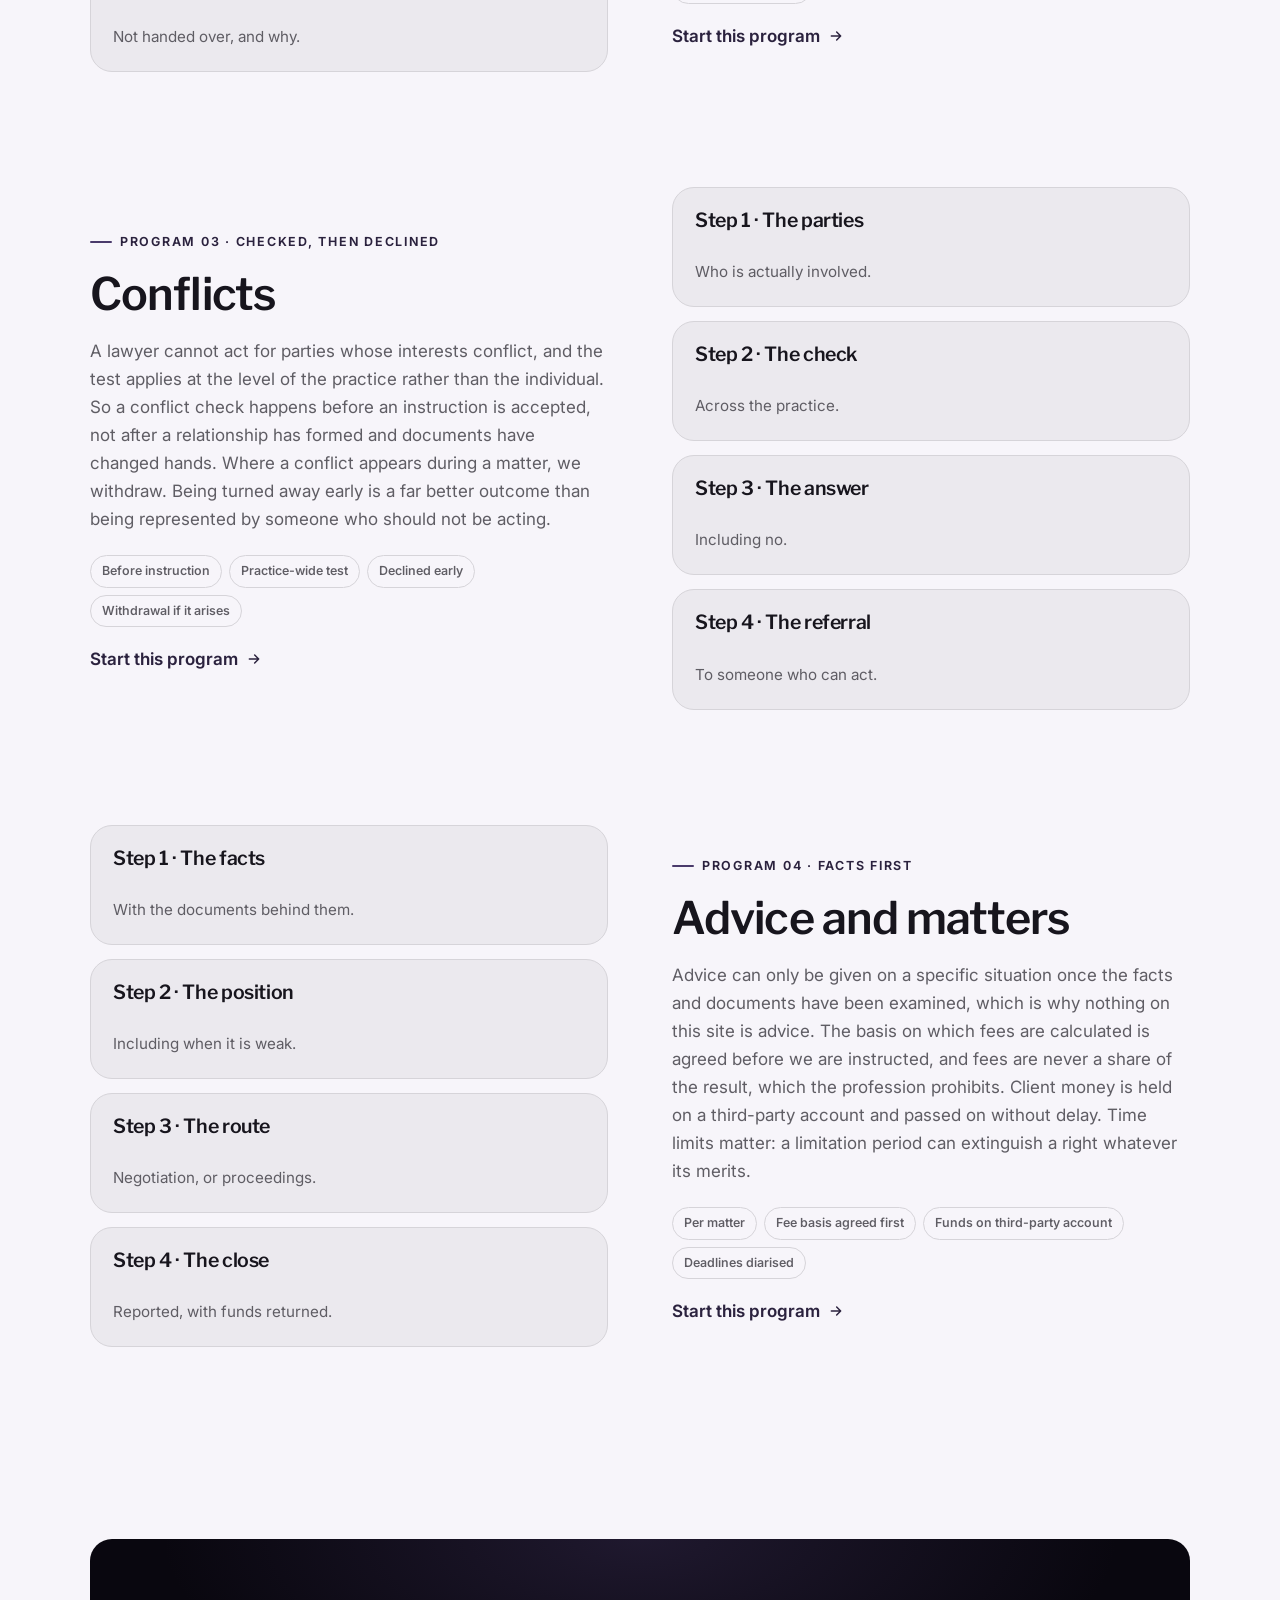
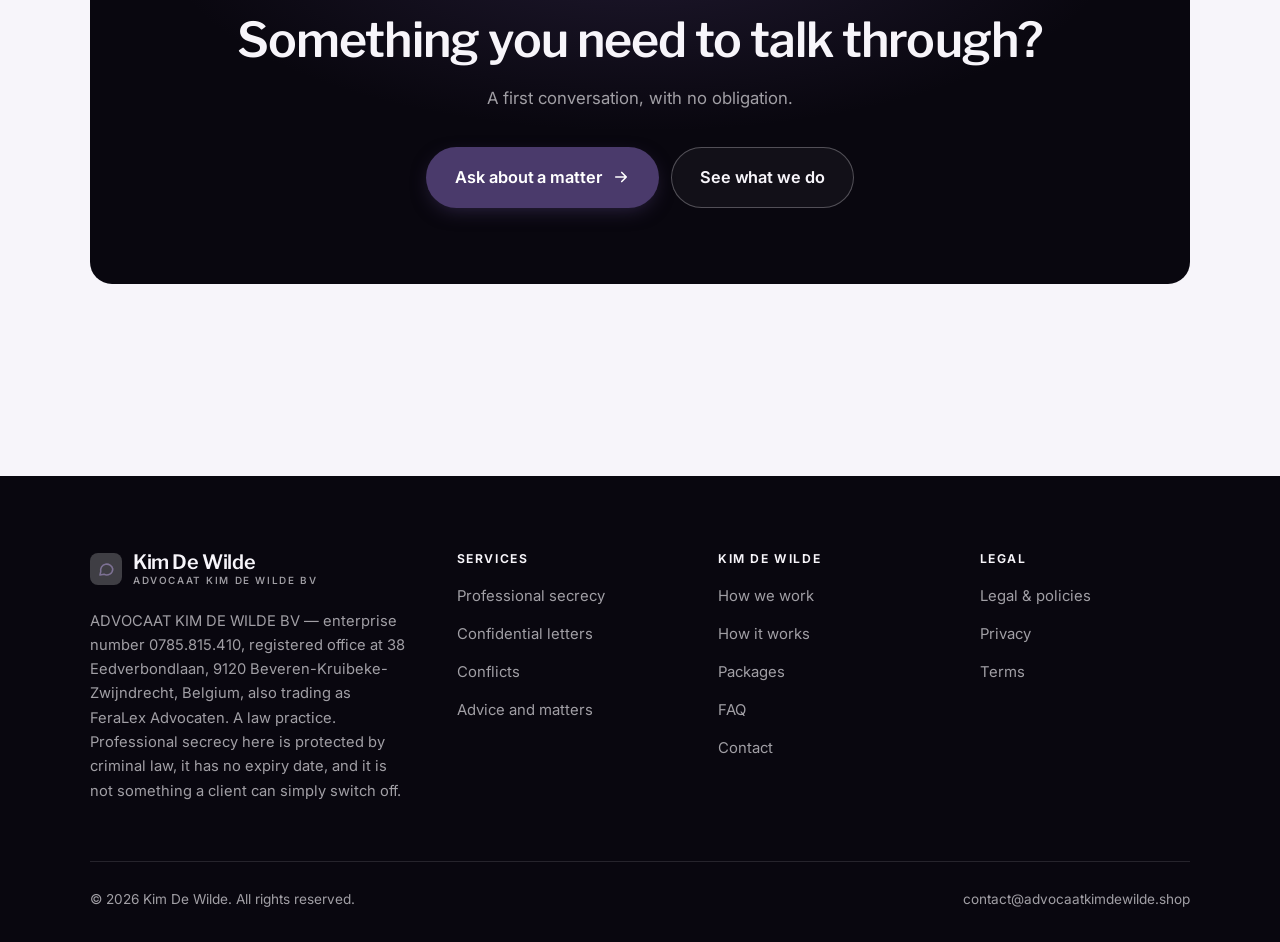
<file: programs.html>
<!DOCTYPE html>
<html lang="en" class="no-js">
<head>
<meta charset="utf-8">
<meta name="viewport" content="width=device-width, initial-scale=1">
<title>Services — Kim De Wilde</title>
<meta name="description" content="What ADVOCAAT KIM DE WILDE BV does: legal advice, negotiation and proceedings, founded on professional secrecy and strict conflict checking.">
<link rel="canonical" href="https://advocaatkimdewilde.shop/programs.html">

<meta property="og:type" content="website">
<meta property="og:url" content="https://advocaatkimdewilde.shop/programs.html">
<meta property="og:site_name" content="Kim De Wilde">
<meta property="og:locale" content="en_US">
<meta property="og:title" content="Services — Kim De Wilde">
<meta property="og:description" content="What ADVOCAAT KIM DE WILDE BV does: legal advice, negotiation and proceedings, founded on professional secrecy and strict conflict checking.">
<meta name="theme-color" content="#09070f">

<link rel="icon" href="assets/img/favicon.svg" type="image/svg+xml">
<link rel="preconnect" href="https://fonts.googleapis.com">
<link rel="preconnect" href="https://fonts.gstatic.com" crossorigin>
<link rel="stylesheet" href="https://fonts.googleapis.com/css2?family=Libre+Franklin:wght@400..700&family=Inter:wght@400..700&display=swap">
<link rel="stylesheet" href="assets/css/style.css">

<!-- Thème appliqué avant le premier rendu (évite le flash) -->
<script>
document.documentElement.classList.remove('no-js');
(function(){try{var t=localStorage.getItem('site-theme');if(t){document.documentElement.setAttribute('data-theme',t);}}catch(e){}})();
</script>
</head>

<body>
<a class="skip-link" href="#main">Skip to main content</a>

<header class="site-header">
  <nav class="wrap nav" aria-label="Main navigation">
    <a class="brand" href="index.html">
      <svg class="brand__mark" viewBox="0 0 64 64" aria-hidden="true">
        <rect class="bm-bg" width="64" height="64" rx="16"/>
        <g class="bm-ic" transform="translate(14 14) scale(1.5)" fill="none" stroke-width="2.1" stroke-linecap="round" stroke-linejoin="round"><path d="M21 12a8 8 0 0 1-11.6 7.1L4 20l1-4.6A8 8 0 1 1 21 12z"/></g>
      </svg>
      <span>Kim De Wilde<span class="brand__sub">ADVOCAAT KIM DE WILDE BV</span></span>
    </a>

    <ul class="nav__links" id="nav-links">
      <li><a href="index.html">Home</a></li>
      <li><a href="programs.html" aria-current="page">Services</a></li>
      <li><a href="index.html#pricing">Packages</a></li>
      <li><a href="about.html">How we work</a></li>
      <li><a href="contact.html">Contact</a></li>
      <li><a class="btn btn--primary" href="contact.html">Ask about a matter</a></li>
    </ul>

    <div class="nav__cta">
      <button class="theme-toggle" type="button" aria-label="Switch to dark theme">
        <svg class="icon-sun" viewBox="0 0 24 24" fill="none" stroke="currentColor" stroke-width="1.8" stroke-linecap="round" aria-hidden="true"><circle cx="12" cy="12" r="4"/><path d="M12 2v2m0 16v2M2 12h2m16 0h2M4.9 4.9l1.4 1.4m11.4 11.4 1.4 1.4M19.1 4.9l-1.4 1.4M6.3 17.7l-1.4 1.4"/></svg>
        <svg class="icon-moon" viewBox="0 0 24 24" fill="none" stroke="currentColor" stroke-width="1.8" stroke-linecap="round" stroke-linejoin="round" aria-hidden="true"><path d="M21 12.8A9 9 0 1 1 11.2 3a7 7 0 0 0 9.8 9.8z"/></svg>
      </button>
      <a class="btn btn--primary" href="contact.html">Ask about a matter</a>
      <button class="nav__toggle" type="button" aria-expanded="false" aria-controls="nav-links" aria-label="Open menu">
        <svg class="icon-open" viewBox="0 0 24 24" fill="none" stroke="currentColor" stroke-width="2" stroke-linecap="round" aria-hidden="true"><path d="M3 6h18M3 12h18M3 18h18"/></svg>
        <svg class="icon-close" viewBox="0 0 24 24" fill="none" stroke="currentColor" stroke-width="2" stroke-linecap="round" aria-hidden="true"><path d="M6 6l12 12M18 6L6 18"/></svg>
      </button>
    </div>
  </nav>
</header>

<main id="main">

<section class="page-head">
  <div class="wrap">
    <nav class="breadcrumb" aria-label="Breadcrumb">
      <a href="index.html">Home</a><span>/</span><span aria-current="page">Services</span>
    </nav>
    <h1>What we do, in detail</h1>
    <p>Professional secrecy, confidential correspondence, conflicts, and matters.</p>
  </div>
</section>

<section class="section wrap" id="secrecy">
  <div class="split reveal">
    <div>
      <span class="eyebrow">Program 01 · Criminal, not just ethical</span>
      <h2>Professional secrecy</h2>
      <p>It covers what you tell us and everything we learn because of the matter, including in sensitive cases the fact that you came at all. Breaching it is a criminal offence rather than a professional failing. It does not expire, surviving the case, the relationship and the client's death. And the part people find strange: because the obligation is of public order, a client cannot simply switch it off on request. The lawyer remains its keeper, which is what makes it worth anything.</p>
      <ul class="tags"><li>Every matter</li><li>No time limit</li><li>Survives everything</li><li>Not simply waivable</li></ul>
      <p><a class="arrow-link" href="contact.html">Start this program <svg viewBox="0 0 24 24" fill="none" stroke="currentColor" stroke-width="2.2" stroke-linecap="round" stroke-linejoin="round" aria-hidden="true"><path d="M5 12h14M13 6l6 6-6 6"/></svg></a></p>
    </div>
    <div class="grid grid--2 grid--tight">
      <article class="card card--sm">
        <h3>Step 1 · What you say</h3>
        <p>Protected from the first call.</p>
      </article>
      <article class="card card--sm">
        <h3>Step 2 · What we learn</h3>
        <p>Equally protected.</p>
      </article>
      <article class="card card--sm">
        <h3>Step 3 · After it ends</h3>
        <p>Still protected.</p>
      </article>
      <article class="card card--sm">
        <h3>Step 4 · Afterwards</h3>
        <p>There is no afterwards.</p>
      </article>
    </div>
  </div>
</section>

<section class="section section--flush wrap" id="correspondence">
  <div class="split reveal">
    <div class="grid grid--2 grid--tight">
      <article class="card card--sm">
        <h3>Step 1 · The approach</h3>
        <p>Made lawyer to lawyer.</p>
      </article>
      <article class="card card--sm">
        <h3>Step 2 · The exploration</h3>
        <p>Frank, because protected.</p>
      </article>
      <article class="card card--sm">
        <h3>Step 3 · The outcome</h3>
        <p>Reported to you in substance.</p>
      </article>
      <article class="card card--sm">
        <h3>Step 4 · The letters</h3>
        <p>Not handed over, and why.</p>
      </article>
    </div>
    <div>
      <span class="eyebrow">Program 02 · Why settlement works</span>
      <h2>Confidential letters</h2>
      <p>Communications between lawyers are in principle confidential: they cannot be produced in proceedings and cannot be handed to a client as a document to rely on. That rule is what makes negotiation possible, because a lawyer can explore a settlement without every concession becoming an admission to be read out later. It also means we cannot give you that correspondence even if you ask. Certain categories of letter are treated as official, and those are the exception.</p>
      <ul class="tags"><li>Between lawyers</li><li>Cannot be produced</li><li>Enables settlement</li><li>Exceptions defined</li></ul>
      <p><a class="arrow-link" href="contact.html">Start this program <svg viewBox="0 0 24 24" fill="none" stroke="currentColor" stroke-width="2.2" stroke-linecap="round" stroke-linejoin="round" aria-hidden="true"><path d="M5 12h14M13 6l6 6-6 6"/></svg></a></p>
    </div>
  </div>
</section>

<section class="section section--flush wrap" id="conflicts">
  <div class="split reveal">
    <div>
      <span class="eyebrow">Program 03 · Checked, then declined</span>
      <h2>Conflicts</h2>
      <p>A lawyer cannot act for parties whose interests conflict, and the test applies at the level of the practice rather than the individual. So a conflict check happens before an instruction is accepted, not after a relationship has formed and documents have changed hands. Where a conflict appears during a matter, we withdraw. Being turned away early is a far better outcome than being represented by someone who should not be acting.</p>
      <ul class="tags"><li>Before instruction</li><li>Practice-wide test</li><li>Declined early</li><li>Withdrawal if it arises</li></ul>
      <p><a class="arrow-link" href="contact.html">Start this program <svg viewBox="0 0 24 24" fill="none" stroke="currentColor" stroke-width="2.2" stroke-linecap="round" stroke-linejoin="round" aria-hidden="true"><path d="M5 12h14M13 6l6 6-6 6"/></svg></a></p>
    </div>
    <div class="grid grid--2 grid--tight">
      <article class="card card--sm">
        <h3>Step 1 · The parties</h3>
        <p>Who is actually involved.</p>
      </article>
      <article class="card card--sm">
        <h3>Step 2 · The check</h3>
        <p>Across the practice.</p>
      </article>
      <article class="card card--sm">
        <h3>Step 3 · The answer</h3>
        <p>Including no.</p>
      </article>
      <article class="card card--sm">
        <h3>Step 4 · The referral</h3>
        <p>To someone who can act.</p>
      </article>
    </div>
  </div>
</section>

<section class="section section--flush wrap" id="matters">
  <div class="split reveal">
    <div class="grid grid--2 grid--tight">
      <article class="card card--sm">
        <h3>Step 1 · The facts</h3>
        <p>With the documents behind them.</p>
      </article>
      <article class="card card--sm">
        <h3>Step 2 · The position</h3>
        <p>Including when it is weak.</p>
      </article>
      <article class="card card--sm">
        <h3>Step 3 · The route</h3>
        <p>Negotiation, or proceedings.</p>
      </article>
      <article class="card card--sm">
        <h3>Step 4 · The close</h3>
        <p>Reported, with funds returned.</p>
      </article>
    </div>
    <div>
      <span class="eyebrow">Program 04 · Facts first</span>
      <h2>Advice and matters</h2>
      <p>Advice can only be given on a specific situation once the facts and documents have been examined, which is why nothing on this site is advice. The basis on which fees are calculated is agreed before we are instructed, and fees are never a share of the result, which the profession prohibits. Client money is held on a third-party account and passed on without delay. Time limits matter: a limitation period can extinguish a right whatever its merits.</p>
      <ul class="tags"><li>Per matter</li><li>Fee basis agreed first</li><li>Funds on third-party account</li><li>Deadlines diarised</li></ul>
      <p><a class="arrow-link" href="contact.html">Start this program <svg viewBox="0 0 24 24" fill="none" stroke="currentColor" stroke-width="2.2" stroke-linecap="round" stroke-linejoin="round" aria-hidden="true"><path d="M5 12h14M13 6l6 6-6 6"/></svg></a></p>
    </div>
  </div>
</section>

<section class="wrap section--tight">
  <div class="cta-band reveal">
    <h2>Something you need to talk through?</h2>
    <p>A first conversation, with no obligation.</p>
    <div class="hero__actions">
      <a class="btn btn--primary btn--lg" href="contact.html">Ask about a matter <svg viewBox="0 0 24 24" fill="none" stroke="currentColor" stroke-width="2.2" stroke-linecap="round" stroke-linejoin="round" aria-hidden="true"><path d="M5 12h14M13 6l6 6-6 6"/></svg></a>
      <a class="btn btn--on-dark btn--lg" href="programs.html">See what we do</a>
    </div>
  </div>
</section>

</main>

<footer class="site-footer">
  <div class="wrap">
    <div class="footer__grid">
      <div class="footer__brand">
        <a class="brand" href="index.html">
          <svg class="brand__mark" viewBox="0 0 64 64" aria-hidden="true">
        <rect class="bm-bg" width="64" height="64" rx="16"/>
        <g class="bm-ic" transform="translate(14 14) scale(1.5)" fill="none" stroke-width="2.1" stroke-linecap="round" stroke-linejoin="round"><path d="M21 12a8 8 0 0 1-11.6 7.1L4 20l1-4.6A8 8 0 1 1 21 12z"/></g>
      </svg>
          <span>Kim De Wilde<span class="brand__sub">ADVOCAAT KIM DE WILDE BV</span></span>
        </a>
        <p>ADVOCAAT KIM DE WILDE BV — enterprise number 0785.815.410, registered office at 38 Eedverbondlaan, 9120 Beveren-Kruibeke-Zwijndrecht, Belgium, also trading as FeraLex Advocaten. A law practice. Professional secrecy here is protected by criminal law, it has no expiry date, and it is not something a client can simply switch off.</p>
      </div>

      <div class="footer__col">
        <h4>Services</h4>
        <ul>
          <li><a href="programs.html#secrecy">Professional secrecy</a></li>
          <li><a href="programs.html#correspondence">Confidential letters</a></li>
          <li><a href="programs.html#conflicts">Conflicts</a></li>
          <li><a href="programs.html#matters">Advice and matters</a></li>
        </ul>
      </div>

      <div class="footer__col">
        <h4>Kim De Wilde</h4>
        <ul>
          <li><a href="about.html">How we work</a></li>
          <li><a href="index.html#how-it-works">How it works</a></li>
          <li><a href="index.html#pricing">Packages</a></li>
          <li><a href="index.html#faq">FAQ</a></li>
          <li><a href="contact.html">Contact</a></li>
        </ul>
      </div>

      <div class="footer__col">
        <h4>Legal</h4>
        <ul>
          <li><a href="legal.html">Legal &amp; policies</a></li>
          <li><a href="legal.html#privacy">Privacy</a></li>
          <li><a href="legal.html#terms">Terms</a></li>
        </ul>
      </div>
    </div>

    <div class="footer__bottom">
      <p>© <span data-year>2026</span> Kim De Wilde. All rights reserved.</p>
      <p><a href="mailto:contact@advocaatkimdewilde.shop">contact@advocaatkimdewilde.shop</a></p>
    </div>
  </div>
</footer>

<script src="assets/js/main.js" defer></script>
</body>
</html>
</file>
<file: assets/css/style.css>
/* Kim De Wilde — couleurs et polices de la marque.
   Modifier ces valeurs suffit à changer l'identité visuelle de tout le site. */
:root {
  --c-accent:    #4a3a6b;
  --c-on-accent: #ffffff;
  --c-ink:       #09070f;
  --c-paper:     #f7f5fa;

  --accent-ink-light: color-mix(in srgb, var(--c-accent) 58%, black);
  --accent-on-dark:   color-mix(in srgb, var(--c-accent) 72%, white);

  --font-display: "Libre Franklin", system-ui, -apple-system, "Segoe UI", sans-serif;
  --font-body: "Inter", system-ui, -apple-system, "Segoe UI", sans-serif;
  --display-weight: 600;
  --display-tracking: -.02em;
}

/* ==========================================================================
   Feuille de style commune aux sites de coaching
   Les couleurs de marque (--c-accent, --c-on-accent, --c-ink, --c-paper) et
   les polices sont définies juste au-dessus, par site. Tout le reste en dérive.
   ========================================================================== */

/* --------------------------------------------------------------------------
   1. Tokens dérivés
   -------------------------------------------------------------------------- */

:root {
  /* Thème clair */
  --paper:      var(--c-paper);
  --paper-2:    color-mix(in srgb, var(--c-paper) 95%, var(--c-ink));
  --paper-3:    color-mix(in srgb, var(--c-paper) 89%, var(--c-ink));
  --line:       color-mix(in srgb, var(--c-paper) 86%, var(--c-ink));
  --text:       color-mix(in srgb, var(--c-ink) 94%, var(--c-paper));
  --muted:      color-mix(in srgb, var(--c-ink) 64%, var(--c-paper));
  --accent:     var(--c-accent);
  --accent-600: color-mix(in srgb, var(--c-accent) 86%, black);
  --accent-ink: var(--accent-ink-light);
  --on-accent:  var(--c-on-accent);
  --ink:        var(--c-ink);
  --ink-soft:   color-mix(in srgb, var(--c-ink) 90%, white);
  --on-ink:     var(--c-paper);
  --on-ink-mut: color-mix(in srgb, var(--c-paper) 64%, var(--c-ink));
  --brand-bg:   var(--c-ink);

  /* Rayons */
  --r-sm: 8px;
  --r-md: 14px;
  --r-lg: 22px;
  --r-full: 999px;

  /* Ombres */
  --sh-1: 0 1px 2px rgba(0, 0, 0, .05), 0 2px 8px rgba(0, 0, 0, .04);
  --sh-2: 0 2px 4px rgba(0, 0, 0, .05), 0 12px 32px rgba(0, 0, 0, .09);
  --sh-3: 0 4px 8px rgba(0, 0, 0, .06), 0 24px 56px rgba(0, 0, 0, .14);

  /* Rythme */
  --gutter: clamp(16px, 4vw, 40px);
  --maxw: 1180px;
  --section-y: clamp(64px, 9vw, 124px);

  --ease: cubic-bezier(.22, .61, .36, 1);
}

/* Thème sombre — suit le système, sauf si l'utilisateur a choisi « clair » */
@media (prefers-color-scheme: dark) {
  :root:not([data-theme="light"]) {
    --paper:      var(--c-ink);
    --paper-2:    color-mix(in srgb, var(--c-ink) 92%, white);
    --paper-3:    color-mix(in srgb, var(--c-ink) 86%, white);
    --line:       color-mix(in srgb, var(--c-ink) 80%, white);
    --text:       color-mix(in srgb, var(--c-paper) 94%, var(--c-ink));
    --muted:      color-mix(in srgb, var(--c-paper) 66%, var(--c-ink));
    --accent-ink: var(--accent-on-dark);
    --ink:        color-mix(in srgb, var(--c-ink) 72%, black);
    --brand-bg:   color-mix(in srgb, var(--c-ink) 80%, white);
    --sh-1: 0 1px 2px rgba(0, 0, 0, .4), 0 2px 8px rgba(0, 0, 0, .3);
    --sh-2: 0 2px 4px rgba(0, 0, 0, .4), 0 12px 32px rgba(0, 0, 0, .45);
    --sh-3: 0 4px 8px rgba(0, 0, 0, .45), 0 24px 56px rgba(0, 0, 0, .55);
  }
}

/* Thème sombre — choix explicite */
:root[data-theme="dark"] {
  --paper:      var(--c-ink);
  --paper-2:    color-mix(in srgb, var(--c-ink) 92%, white);
  --paper-3:    color-mix(in srgb, var(--c-ink) 86%, white);
  --line:       color-mix(in srgb, var(--c-ink) 80%, white);
  --text:       color-mix(in srgb, var(--c-paper) 94%, var(--c-ink));
  --muted:      color-mix(in srgb, var(--c-paper) 66%, var(--c-ink));
  --accent-ink: var(--accent-on-dark);
  --ink:        color-mix(in srgb, var(--c-ink) 72%, black);
  --brand-bg:   color-mix(in srgb, var(--c-ink) 80%, white);
  --sh-1: 0 1px 2px rgba(0, 0, 0, .4), 0 2px 8px rgba(0, 0, 0, .3);
  --sh-2: 0 2px 4px rgba(0, 0, 0, .4), 0 12px 32px rgba(0, 0, 0, .45);
  --sh-3: 0 4px 8px rgba(0, 0, 0, .45), 0 24px 56px rgba(0, 0, 0, .55);
}

/* --------------------------------------------------------------------------
   2. Reset / base
   -------------------------------------------------------------------------- */

*, *::before, *::after { box-sizing: border-box; }

* { margin: 0; }

html {
  -webkit-text-size-adjust: 100%;
  scroll-behavior: smooth;
  scroll-padding-top: 88px;
}

body {
  background: var(--paper);
  color: var(--text);
  font-family: var(--font-body);
  font-size: 17px;
  line-height: 1.65;
  -webkit-font-smoothing: antialiased;
  text-rendering: optimizeLegibility;
  overflow-x: hidden;
}

img, svg, video { display: block; max-width: 100%; height: auto; }

a { color: inherit; text-decoration: none; }

button, input, textarea, select { font: inherit; color: inherit; }

h1, h2, h3, h4 {
  font-family: var(--font-display);
  font-weight: var(--display-weight);
  line-height: 1.08;
  letter-spacing: var(--display-tracking);
  text-wrap: balance;
}

p { text-wrap: pretty; }

:focus-visible {
  outline: 3px solid var(--accent);
  outline-offset: 3px;
  border-radius: 4px;
}

::selection { background: var(--accent); color: var(--on-accent); }

/* --------------------------------------------------------------------------
   3. Utilitaires de mise en page
   -------------------------------------------------------------------------- */

.wrap {
  width: 100%;
  max-width: var(--maxw);
  margin-inline: auto;
  padding-inline: var(--gutter);
}

.section { padding-block: var(--section-y); }
.section--flush { padding-top: 0; }
.section--tight { padding-block: clamp(48px, 6vw, 80px); }

.skip-link {
  position: absolute;
  left: 12px;
  top: -100px;
  z-index: 200;
  background: var(--accent);
  color: var(--on-accent);
  padding: 12px 20px;
  border-radius: var(--r-sm);
  font-weight: 600;
  transition: top .2s var(--ease);
}
.skip-link:focus { top: 12px; }

.eyebrow {
  display: inline-flex;
  align-items: center;
  gap: 8px;
  font-size: .78rem;
  font-weight: 650;
  letter-spacing: .14em;
  text-transform: uppercase;
  color: var(--accent-ink);
  margin-bottom: 18px;
}
.eyebrow::before {
  content: "";
  width: 22px;
  height: 2px;
  background: var(--accent);
  border-radius: 2px;
}

.section-head { max-width: 62ch; margin-bottom: clamp(36px, 5vw, 60px); }
.section-head h2 { font-size: clamp(2rem, 4.4vw, 3.1rem); }
.section-head p {
  margin-top: 18px;
  color: var(--muted);
  font-size: clamp(1rem, 1.6vw, 1.12rem);
  max-width: 58ch;
}

.section-head--center { margin-inline: auto; text-align: center; }
.section-head--center .eyebrow { justify-content: center; }
.section-head--center p { margin-inline: auto; }

/* --------------------------------------------------------------------------
   4. Boutons
   -------------------------------------------------------------------------- */

.btn {
  display: inline-flex;
  align-items: center;
  justify-content: center;
  gap: 10px;
  padding: 14px 26px;
  border: 1px solid transparent;
  border-radius: var(--r-full);
  font-weight: 620;
  font-size: .98rem;
  letter-spacing: -.005em;
  cursor: pointer;
  white-space: nowrap;
  transition: transform .18s var(--ease), background-color .18s var(--ease),
              border-color .18s var(--ease), box-shadow .18s var(--ease), color .18s var(--ease);
}
.btn:hover { transform: translateY(-2px); }
.btn:active { transform: translateY(0); }

.btn--primary {
  background: var(--accent);
  color: var(--on-accent);
  box-shadow: 0 6px 20px -6px color-mix(in srgb, var(--c-accent) 65%, transparent);
}
.btn--primary:hover {
  background: var(--accent-600);
  box-shadow: 0 12px 28px -8px color-mix(in srgb, var(--c-accent) 70%, transparent);
}

.btn--ghost {
  border-color: var(--line);
  background: transparent;
  color: var(--text);
}
.btn--ghost:hover { border-color: var(--accent); color: var(--accent-ink); }

.btn--on-dark {
  border-color: color-mix(in srgb, var(--c-paper) 28%, transparent);
  color: var(--on-ink);
  background: color-mix(in srgb, var(--c-paper) 4%, transparent);
}
.btn--on-dark:hover {
  border-color: color-mix(in srgb, var(--c-paper) 60%, transparent);
  background: color-mix(in srgb, var(--c-paper) 10%, transparent);
}

.btn--lg { padding: 16px 28px; font-size: 1.02rem; }
.btn--block { width: 100%; }

.btn svg { width: 18px; height: 18px; flex: none; }

@media (max-width: 420px) {
  .btn--lg { padding: 15px 22px; font-size: 1rem; white-space: normal; text-align: center; }
}

/* Lien fléché */
.arrow-link {
  display: inline-flex;
  align-items: center;
  gap: 8px;
  font-weight: 620;
  color: var(--accent-ink);
}
.arrow-link svg { width: 16px; height: 16px; transition: transform .18s var(--ease); }
.arrow-link:hover svg { transform: translateX(4px); }

/* --------------------------------------------------------------------------
   5. En-tête / navigation
   -------------------------------------------------------------------------- */

.site-header {
  position: sticky;
  top: 0;
  z-index: 100;
  background: color-mix(in srgb, var(--paper) 82%, transparent);
  backdrop-filter: saturate(180%) blur(14px);
  -webkit-backdrop-filter: saturate(180%) blur(14px);
  border-bottom: 1px solid transparent;
  transition: border-color .25s var(--ease), background-color .25s var(--ease);
}
.site-header.is-stuck {
  border-bottom-color: var(--line);
  background: color-mix(in srgb, var(--paper) 94%, transparent);
}

.nav {
  display: flex;
  align-items: center;
  justify-content: space-between;
  gap: 24px;
  height: 74px;
}

.brand {
  display: inline-flex;
  align-items: center;
  gap: 11px;
  font-family: var(--font-display);
  font-weight: var(--display-weight);
  font-size: 1.24rem;
  letter-spacing: var(--display-tracking);
  flex: none;
  line-height: 1.1;
}
.brand__mark { width: 32px; height: 32px; flex: none; }
.brand__mark .bm-bg { fill: var(--brand-bg); }
.brand__mark .bm-ic { stroke: var(--accent-on-dark); color: var(--accent-on-dark); }
.brand__sub {
  display: block;
  font-family: var(--font-body);
  font-size: .62rem;
  font-weight: 550;
  letter-spacing: .16em;
  text-transform: uppercase;
  color: var(--muted);
  margin-top: 1px;
}

.nav__links {
  display: flex;
  align-items: center;
  gap: 4px;
  list-style: none;
  padding: 0;
}
.nav__links a {
  display: block;
  padding: 9px 14px;
  border-radius: var(--r-full);
  font-size: .95rem;
  font-weight: 520;
  color: var(--muted);
  transition: color .16s var(--ease), background-color .16s var(--ease);
}
.nav__links a:hover { color: var(--text); background: var(--paper-2); }
.nav__links a[aria-current="page"] { color: var(--text); font-weight: 620; }
.nav__links .btn { display: none; }

.nav__cta { display: flex; align-items: center; gap: 10px; flex: none; }

.nav__toggle {
  display: none;
  width: 44px;
  height: 44px;
  align-items: center;
  justify-content: center;
  background: transparent;
  border: 1px solid var(--line);
  border-radius: var(--r-full);
  cursor: pointer;
}
.nav__toggle svg { width: 20px; height: 20px; }
.nav__toggle .icon-close { display: none; }
.nav__toggle[aria-expanded="true"] .icon-open { display: none; }
.nav__toggle[aria-expanded="true"] .icon-close { display: block; }

@media (max-width: 900px) {
  .nav__links, .nav__cta .btn { display: none; }
  .nav__toggle { display: inline-flex; }

  .nav__links {
    position: fixed;
    inset: 74px 0 auto;
    flex-direction: column;
    align-items: stretch;
    gap: 2px;
    padding: 20px var(--gutter) 32px;
    background: var(--paper);
    border-bottom: 1px solid var(--line);
    box-shadow: var(--sh-2);
  }
  .nav__links.is-open { display: flex; }
  .nav__links a { padding: 14px 4px; font-size: 1.1rem; border-radius: var(--r-sm); }
  .nav__links a.btn { display: inline-flex; margin-top: 14px; padding: 14px 26px; color: var(--on-accent); }
}

@media (max-width: 380px) {
  .brand__sub { display: none; }
}

/* Bouton de thème */
.theme-toggle {
  width: 44px;
  height: 44px;
  display: inline-flex;
  align-items: center;
  justify-content: center;
  background: transparent;
  border: 1px solid var(--line);
  border-radius: var(--r-full);
  cursor: pointer;
  color: var(--muted);
  transition: color .16s var(--ease), border-color .16s var(--ease);
}
.theme-toggle:hover { color: var(--text); border-color: var(--accent); }
.theme-toggle svg { width: 18px; height: 18px; }
.theme-toggle .icon-moon { display: none; }
:root[data-theme="dark"] .theme-toggle .icon-sun { display: none; }
:root[data-theme="dark"] .theme-toggle .icon-moon { display: block; }
@media (prefers-color-scheme: dark) {
  :root:not([data-theme="light"]) .theme-toggle .icon-sun { display: none; }
  :root:not([data-theme="light"]) .theme-toggle .icon-moon { display: block; }
}

/* --------------------------------------------------------------------------
   6. Hero
   -------------------------------------------------------------------------- */

.hero {
  position: relative;
  background: var(--ink);
  color: var(--on-ink);
  overflow: hidden;
  isolation: isolate;
}

/* Halo de couleur + grain léger */
.hero::before {
  content: "";
  position: absolute;
  inset: -30% -10% auto;
  height: 130%;
  background:
    radial-gradient(60% 55% at 78% 18%, color-mix(in srgb, var(--c-accent) 34%, transparent), transparent 62%),
    radial-gradient(48% 44% at 12% 88%, color-mix(in srgb, var(--c-accent) 16%, transparent), transparent 66%);
  z-index: -2;
  pointer-events: none;
}
.hero::after {
  content: "";
  position: absolute;
  inset: 0;
  background-image: url("data:image/svg+xml,%3Csvg xmlns='http://www.w3.org/2000/svg' width='160' height='160'%3E%3Cfilter id='n'%3E%3CfeTurbulence type='fractalNoise' baseFrequency='.85' numOctaves='3'/%3E%3C/filter%3E%3Crect width='160' height='160' filter='url(%23n)' opacity='.28'/%3E%3C/svg%3E");
  opacity: .45;
  mix-blend-mode: overlay;
  z-index: -1;
  pointer-events: none;
}

.hero__inner {
  display: grid;
  grid-template-columns: minmax(0, 1.05fr) minmax(0, .95fr);
  align-items: center;
  gap: clamp(32px, 5vw, 72px);
  padding-block: clamp(56px, 8vw, 110px);
}

.hero h1 {
  font-size: clamp(2.5rem, 6vw, 4.6rem);
  letter-spacing: calc(var(--display-tracking) * 1.4);
}
.hero h1 em {
  font-style: normal;
  color: var(--accent-on-dark);
  text-decoration: underline;
  text-decoration-color: color-mix(in srgb, var(--c-accent) 45%, transparent);
  text-decoration-thickness: .1em;
  text-underline-offset: .14em;
  text-decoration-skip-ink: none;
}

.hero__lede {
  margin-top: 22px;
  font-size: clamp(1.04rem, 1.9vw, 1.2rem);
  color: var(--on-ink-mut);
  max-width: 50ch;
}

.hero__actions {
  display: flex;
  flex-wrap: wrap;
  gap: 12px;
  margin-top: 34px;
}

.hero__eyebrow { color: var(--accent-on-dark); }
.hero__eyebrow::before { background: var(--accent-on-dark); }

/* Faits sur l'offre */
.hero__proof {
  display: grid;
  grid-template-columns: repeat(4, minmax(0, 1fr));
  gap: clamp(18px, 3vw, 32px);
  margin-top: 44px;
  padding: 26px 0 0;
  border-top: 1px solid color-mix(in srgb, var(--c-paper) 14%, transparent);
  list-style: none;
}
.stat__num {
  display: block;
  font-family: var(--font-display);
  font-size: clamp(1.5rem, 2.6vw, 2.05rem);
  font-weight: var(--display-weight);
  line-height: 1;
  letter-spacing: var(--display-tracking);
  white-space: nowrap;
}
.stat__label {
  display: block;
  margin-top: 7px;
  font-size: .82rem;
  line-height: 1.4;
  color: var(--on-ink-mut);
}

.hero__art svg { width: 100%; height: auto; border-radius: var(--r-lg); box-shadow: var(--sh-3); }

@media (max-width: 880px) {
  .hero__inner { grid-template-columns: 1fr; }
  .hero__art { order: -1; max-width: 560px; }
}
@media (max-width: 540px) {
  .hero__proof { grid-template-columns: repeat(2, minmax(0, 1fr)); }
}

/* --------------------------------------------------------------------------
   7. Bandeau défilant
   -------------------------------------------------------------------------- */

.marquee {
  background: var(--ink-soft);
  color: var(--on-ink-mut);
  border-top: 1px solid color-mix(in srgb, var(--c-paper) 8%, transparent);
  padding-block: 18px;
  overflow: hidden;
  white-space: nowrap;
  mask-image: linear-gradient(90deg, transparent, #000 8%, #000 92%, transparent);
  -webkit-mask-image: linear-gradient(90deg, transparent, #000 8%, #000 92%, transparent);
}
.marquee__track {
  display: inline-flex;
  gap: 42px;
  align-items: center;
  animation: marquee 38s linear infinite;
  font-size: .86rem;
  letter-spacing: .12em;
  text-transform: uppercase;
  font-weight: 560;
}
.marquee__track span { display: inline-flex; align-items: center; gap: 42px; }
.marquee__track span::after {
  content: "";
  width: 5px; height: 5px;
  border-radius: 50%;
  background: var(--accent);
  opacity: .8;
}
@keyframes marquee { to { transform: translateX(-50%); } }

/* --------------------------------------------------------------------------
   8. Grilles de cartes
   -------------------------------------------------------------------------- */

.grid {
  display: grid;
  gap: clamp(16px, 2.2vw, 26px);
}
.grid--2 { grid-template-columns: repeat(auto-fit, minmax(min(100%, 260px), 1fr)); }
.grid--3 { grid-template-columns: repeat(auto-fit, minmax(min(100%, 270px), 1fr)); }
.grid--4 { grid-template-columns: repeat(auto-fit, minmax(min(100%, 230px), 1fr)); }
.grid--tight { gap: 14px; }

.card {
  position: relative;
  display: flex;
  flex-direction: column;
  padding: 28px;
  background: var(--paper-2);
  border: 1px solid var(--line);
  border-radius: var(--r-lg);
  transition: transform .22s var(--ease), box-shadow .22s var(--ease), border-color .22s var(--ease);
}
a.card:hover, .card--lift:hover {
  transform: translateY(-5px);
  box-shadow: var(--sh-2);
  border-color: color-mix(in srgb, var(--c-accent) 45%, var(--line));
}
.card--sm { padding: 22px; }
.card--sm h3 { font-size: 1rem; }
.card__icon {
  width: 52px;
  height: 52px;
  display: grid;
  place-items: center;
  border-radius: var(--r-md);
  background: color-mix(in srgb, var(--c-accent) 15%, transparent);
  color: var(--accent-ink);
  margin-bottom: 20px;
}
.card__icon svg { width: 26px; height: 26px; }
.card h3 { font-size: 1.22rem; margin-bottom: 10px; }
.card p { color: var(--muted); font-size: .95rem; }
.card .arrow-link { margin-top: auto; padding-top: 18px; font-size: .92rem; }

.tags {
  list-style: none;
  padding: 0;
  margin: 18px 0 0;
  display: flex;
  flex-wrap: wrap;
  gap: 7px;
}
.tags li {
  font-size: .78rem;
  font-weight: 560;
  padding: 5px 11px;
  border-radius: var(--r-full);
  background: var(--paper);
  border: 1px solid var(--line);
  color: var(--muted);
}

/* --------------------------------------------------------------------------
   9. Méthode (étapes)
   -------------------------------------------------------------------------- */

.steps { counter-reset: step; }
.step {
  position: relative;
  padding: 30px 26px 26px;
  background: var(--paper);
  border: 1px solid var(--line);
  border-radius: var(--r-lg);
}
.step::before {
  counter-increment: step;
  content: "0" counter(step);
  display: block;
  font-family: var(--font-display);
  font-size: 2.6rem;
  font-weight: var(--display-weight);
  line-height: 1;
  letter-spacing: var(--display-tracking);
  color: color-mix(in srgb, var(--c-accent) 55%, var(--paper));
  margin-bottom: 16px;
}
.step h3 { font-size: 1.12rem; margin-bottom: 9px; }
.step p { color: var(--muted); font-size: .93rem; }

/* --------------------------------------------------------------------------
   10. Tarifs
   -------------------------------------------------------------------------- */

.plans { align-items: start; }

.plan {
  display: flex;
  flex-direction: column;
  padding: 32px 28px;
  background: var(--paper);
  border: 1px solid var(--line);
  border-radius: var(--r-lg);
  height: 100%;
  position: relative;
}
.plan--featured {
  background: var(--ink);
  color: var(--on-ink);
  border-color: var(--ink);
  box-shadow: var(--sh-3);
}
.plan--featured .plan__desc,
.plan--featured .plan__period,
.plan--featured .plan__features li { color: var(--on-ink-mut); }
.plan--featured .plan__features li::before { color: var(--accent-on-dark); }

.plan__tag {
  position: absolute;
  top: 18px;
  right: 18px;
  font-size: .7rem;
  font-weight: 680;
  letter-spacing: .1em;
  text-transform: uppercase;
  padding: 5px 12px;
  border-radius: var(--r-full);
  background: var(--accent);
  color: var(--on-accent);
}

.plan h3 { font-size: 1.3rem; }
.plan--featured h3 { padding-right: 120px; }
.plan__desc { margin-top: 8px; color: var(--muted); font-size: .92rem; min-height: 2.8em; }

.plan__price {
  display: flex;
  align-items: baseline;
  gap: 6px;
  margin: 22px 0 4px;
  font-family: var(--font-display);
  font-size: clamp(2.2rem, 4vw, 2.9rem);
  font-weight: var(--display-weight);
  letter-spacing: var(--display-tracking);
  line-height: 1;
}
.plan__period { font-family: var(--font-body); font-size: .9rem; font-weight: 450; color: var(--muted); letter-spacing: 0; }

.plan__features {
  list-style: none;
  padding: 0;
  margin: 24px 0 28px;
  display: grid;
  gap: 11px;
  flex: 1;
}
.plan__features li {
  display: grid;
  grid-template-columns: 20px 1fr;
  gap: 10px;
  font-size: .93rem;
  color: var(--muted);
  align-items: start;
}
.plan__features li::before {
  content: "✓";
  color: var(--accent-ink);
  font-weight: 700;
  line-height: 1.5;
}

.plans-note { text-align: center; margin-top: 26px; font-size: .88rem; color: var(--muted); }

/* --------------------------------------------------------------------------
   11. Bloc split (texte + illustration)
   -------------------------------------------------------------------------- */

.split {
  display: grid;
  grid-template-columns: repeat(auto-fit, minmax(min(100%, 340px), 1fr));
  gap: clamp(32px, 5vw, 68px);
  align-items: center;
}
.split--top { align-items: start; }
.split__art svg { width: 100%; border-radius: var(--r-lg); box-shadow: var(--sh-2); }
.split h2 { font-size: clamp(1.9rem, 4vw, 2.8rem); }
.split p { margin-top: 18px; color: var(--muted); }
.split .tags { margin-top: 22px; }

/* --------------------------------------------------------------------------
   12. FAQ
   -------------------------------------------------------------------------- */

.faq { max-width: 780px; margin-inline: auto; }
.faq details {
  border-bottom: 1px solid var(--line);
  padding: 4px 0;
}
.faq summary {
  display: flex;
  align-items: center;
  justify-content: space-between;
  gap: 20px;
  padding: 22px 4px;
  cursor: pointer;
  list-style: none;
  font-family: var(--font-display);
  font-size: 1.08rem;
  font-weight: var(--display-weight);
  letter-spacing: var(--display-tracking);
}
.faq summary::-webkit-details-marker { display: none; }
.faq summary::after {
  content: "";
  flex: none;
  width: 13px;
  height: 13px;
  border-right: 2px solid var(--muted);
  border-bottom: 2px solid var(--muted);
  transform: rotate(45deg) translate(-3px, -3px);
  transition: transform .2s var(--ease), border-color .2s var(--ease);
}
.faq details[open] summary::after {
  transform: rotate(225deg) translate(-3px, -3px);
  border-color: var(--accent);
}
.faq details p { padding: 0 4px 24px; color: var(--muted); max-width: 66ch; }

/* --------------------------------------------------------------------------
   13. Bandeau d'appel à l'action
   -------------------------------------------------------------------------- */

.cta-band {
  position: relative;
  background: var(--ink);
  color: var(--on-ink);
  border-radius: var(--r-lg);
  padding: clamp(40px, 6vw, 76px) clamp(24px, 5vw, 64px);
  overflow: hidden;
  isolation: isolate;
  text-align: center;
}
.cta-band::before {
  content: "";
  position: absolute;
  inset: 0;
  background: radial-gradient(70% 90% at 50% 0%, color-mix(in srgb, var(--c-accent) 34%, transparent), transparent 62%);
  z-index: -1;
}
.cta-band h2 { font-size: clamp(1.9rem, 4.4vw, 3rem); }
.cta-band p {
  margin: 18px auto 0;
  max-width: 52ch;
  color: var(--on-ink-mut);
  font-size: 1.05rem;
}
.cta-band .hero__actions { justify-content: center; }

/* --------------------------------------------------------------------------
   14. Formulaire
   -------------------------------------------------------------------------- */

.form-layout {
  display: grid;
  grid-template-columns: minmax(0, 1fr) minmax(0, 420px);
  gap: clamp(32px, 5vw, 64px);
  align-items: start;
}
@media (max-width: 880px) { .form-layout { grid-template-columns: 1fr; } }

.form {
  display: grid;
  gap: 18px;
  padding: clamp(22px, 3.5vw, 36px);
  background: var(--paper-2);
  border: 1px solid var(--line);
  border-radius: var(--r-lg);
}
.form__row { display: grid; grid-template-columns: repeat(auto-fit, minmax(min(100%, 200px), 1fr)); gap: 18px; }

.field { display: grid; gap: 7px; }
.field label { font-size: .88rem; font-weight: 600; }
.field label .req { color: var(--accent-ink); }
.field input, .field textarea, .field select {
  width: 100%;
  padding: 13px 15px;
  background: var(--paper);
  border: 1px solid var(--line);
  border-radius: var(--r-md);
  font-size: .97rem;
  transition: border-color .16s var(--ease), box-shadow .16s var(--ease);
}
.field input:focus, .field textarea:focus, .field select:focus {
  outline: none;
  border-color: var(--accent);
  box-shadow: 0 0 0 3px color-mix(in srgb, var(--c-accent) 24%, transparent);
}
.field textarea { resize: vertical; min-height: 130px; }
.field__hint { font-size: .8rem; color: var(--muted); }

.form__status { font-size: .9rem; font-weight: 600; min-height: 1.4em; }
.form__note { font-size: .82rem; color: var(--muted); }
.form__note a { color: var(--accent-ink); text-decoration: underline; text-underline-offset: 2px; }

.contact-aside { display: grid; gap: 14px; }
.contact-card {
  display: flex;
  gap: 14px;
  padding: 20px 22px;
  background: var(--paper);
  border: 1px solid var(--line);
  border-radius: var(--r-md);
}
.contact-card--soft { background: var(--paper-2); }
.contact-card svg { width: 22px; height: 22px; flex: none; color: var(--accent-ink); margin-top: 3px; }
.contact-card b { display: block; font-size: .95rem; font-weight: 620; }
.contact-card span, .contact-card a { display: block; font-size: .9rem; color: var(--muted); }
.contact-card a:hover { color: var(--accent-ink); }

/* --------------------------------------------------------------------------
   15. Page interne — en-tête
   -------------------------------------------------------------------------- */

.page-head {
  background: var(--paper-2);
  border-bottom: 1px solid var(--line);
  padding-block: clamp(48px, 7vw, 86px);
}
.page-head h1 { font-size: clamp(2.2rem, 5.4vw, 3.6rem); max-width: 20ch; }
.page-head p { margin-top: 18px; color: var(--muted); max-width: 58ch; font-size: 1.06rem; }

.breadcrumb {
  display: flex;
  gap: 8px;
  align-items: center;
  font-size: .84rem;
  color: var(--muted);
  margin-bottom: 18px;
}
.breadcrumb a:hover { color: var(--accent-ink); }
.breadcrumb span { opacity: .6; }

/* --------------------------------------------------------------------------
   16. Pied de page
   -------------------------------------------------------------------------- */

.site-footer {
  background: var(--ink);
  color: var(--on-ink-mut);
  padding-block: clamp(48px, 6vw, 76px) 32px;
  margin-top: var(--section-y);
}
.site-footer .brand { color: var(--on-ink); }
.site-footer .brand__mark .bm-bg { fill: color-mix(in srgb, var(--c-ink) 78%, white); }
.site-footer .brand__sub { color: var(--on-ink-mut); }

.footer__grid {
  display: grid;
  grid-template-columns: minmax(0, 1.5fr) repeat(auto-fit, minmax(150px, 1fr));
  gap: clamp(28px, 4vw, 56px);
}
@media (max-width: 720px) { .footer__grid { grid-template-columns: 1fr 1fr; } .footer__brand { grid-column: 1 / -1; } }

.footer__brand p { margin-top: 16px; font-size: .92rem; max-width: 36ch; }
.footer__col h4 {
  font-family: var(--font-body);
  font-size: .76rem;
  font-weight: 650;
  letter-spacing: .13em;
  text-transform: uppercase;
  color: var(--on-ink);
  margin-bottom: 16px;
}
.footer__col ul { list-style: none; padding: 0; display: grid; gap: 10px; }
.footer__col a { font-size: .93rem; transition: color .16s var(--ease); }
.footer__col a:hover { color: var(--accent-on-dark); }

.footer__bottom {
  display: flex;
  flex-wrap: wrap;
  justify-content: space-between;
  gap: 14px;
  margin-top: clamp(36px, 5vw, 58px);
  padding-top: 26px;
  border-top: 1px solid color-mix(in srgb, var(--c-paper) 12%, transparent);
  font-size: .85rem;
}
.footer__bottom a:hover { color: var(--accent-on-dark); }

/* --------------------------------------------------------------------------
   17. Page 404
   -------------------------------------------------------------------------- */

.notfound {
  min-height: 62vh;
  display: grid;
  place-items: center;
  text-align: center;
  padding-block: var(--section-y);
}
.notfound__code {
  font-family: var(--font-display);
  font-size: clamp(5rem, 18vw, 11rem);
  font-weight: var(--display-weight);
  line-height: .9;
  letter-spacing: -.05em;
  color: color-mix(in srgb, var(--c-accent) 45%, var(--paper));
}
.notfound h1 { font-size: clamp(1.8rem, 4.4vw, 2.8rem); margin-top: 12px; }
.notfound p { color: var(--muted); max-width: 46ch; margin: 18px auto 0; }
.notfound .hero__actions { justify-content: center; }

/* --------------------------------------------------------------------------
   18. Contenu légal
   -------------------------------------------------------------------------- */

.prose { max-width: 70ch; }
.prose h2 { font-size: clamp(1.6rem, 3vw, 2.1rem); margin-top: 48px; margin-bottom: 14px; }
.prose h2:first-child { margin-top: 0; }
.prose h3 { font-size: 1.18rem; margin-top: 30px; margin-bottom: 10px; }
.prose p, .prose li { color: var(--muted); }
.prose p + p { margin-top: 16px; }
.prose ul { margin-top: 14px; padding-left: 22px; display: grid; gap: 9px; }
.prose a { color: var(--accent-ink); text-decoration: underline; text-underline-offset: 2px; }
.prose strong { color: var(--text); }

/* --------------------------------------------------------------------------
   19. Animations d'apparition
   -------------------------------------------------------------------------- */

.reveal {
  opacity: 0;
  transform: translateY(22px);
  transition: opacity .7s var(--ease), transform .7s var(--ease);
}
.reveal.is-in { opacity: 1; transform: none; }

.reveal-group > * {
  opacity: 0;
  transform: translateY(22px);
  transition: opacity .6s var(--ease), transform .6s var(--ease);
  transition-delay: calc(var(--i, 0) * 80ms);
}
.reveal-group.is-in > * { opacity: 1; transform: none; }

/* Sans JavaScript, tout reste visible */
.no-js .reveal, .no-js .reveal-group > * { opacity: 1; transform: none; }

@media (prefers-reduced-motion: reduce) {
  html { scroll-behavior: auto; }
  *, *::before, *::after {
    animation-duration: .001ms !important;
    animation-iteration-count: 1 !important;
    transition-duration: .001ms !important;
  }
  .reveal, .reveal-group > * { opacity: 1; transform: none; }
}

/* --------------------------------------------------------------------------
   20. Divers
   -------------------------------------------------------------------------- */

.visually-hidden {
  position: absolute;
  width: 1px; height: 1px;
  padding: 0; margin: -1px;
  overflow: hidden;
  clip: rect(0 0 0 0);
  white-space: nowrap;
  border: 0;
}
</file>
